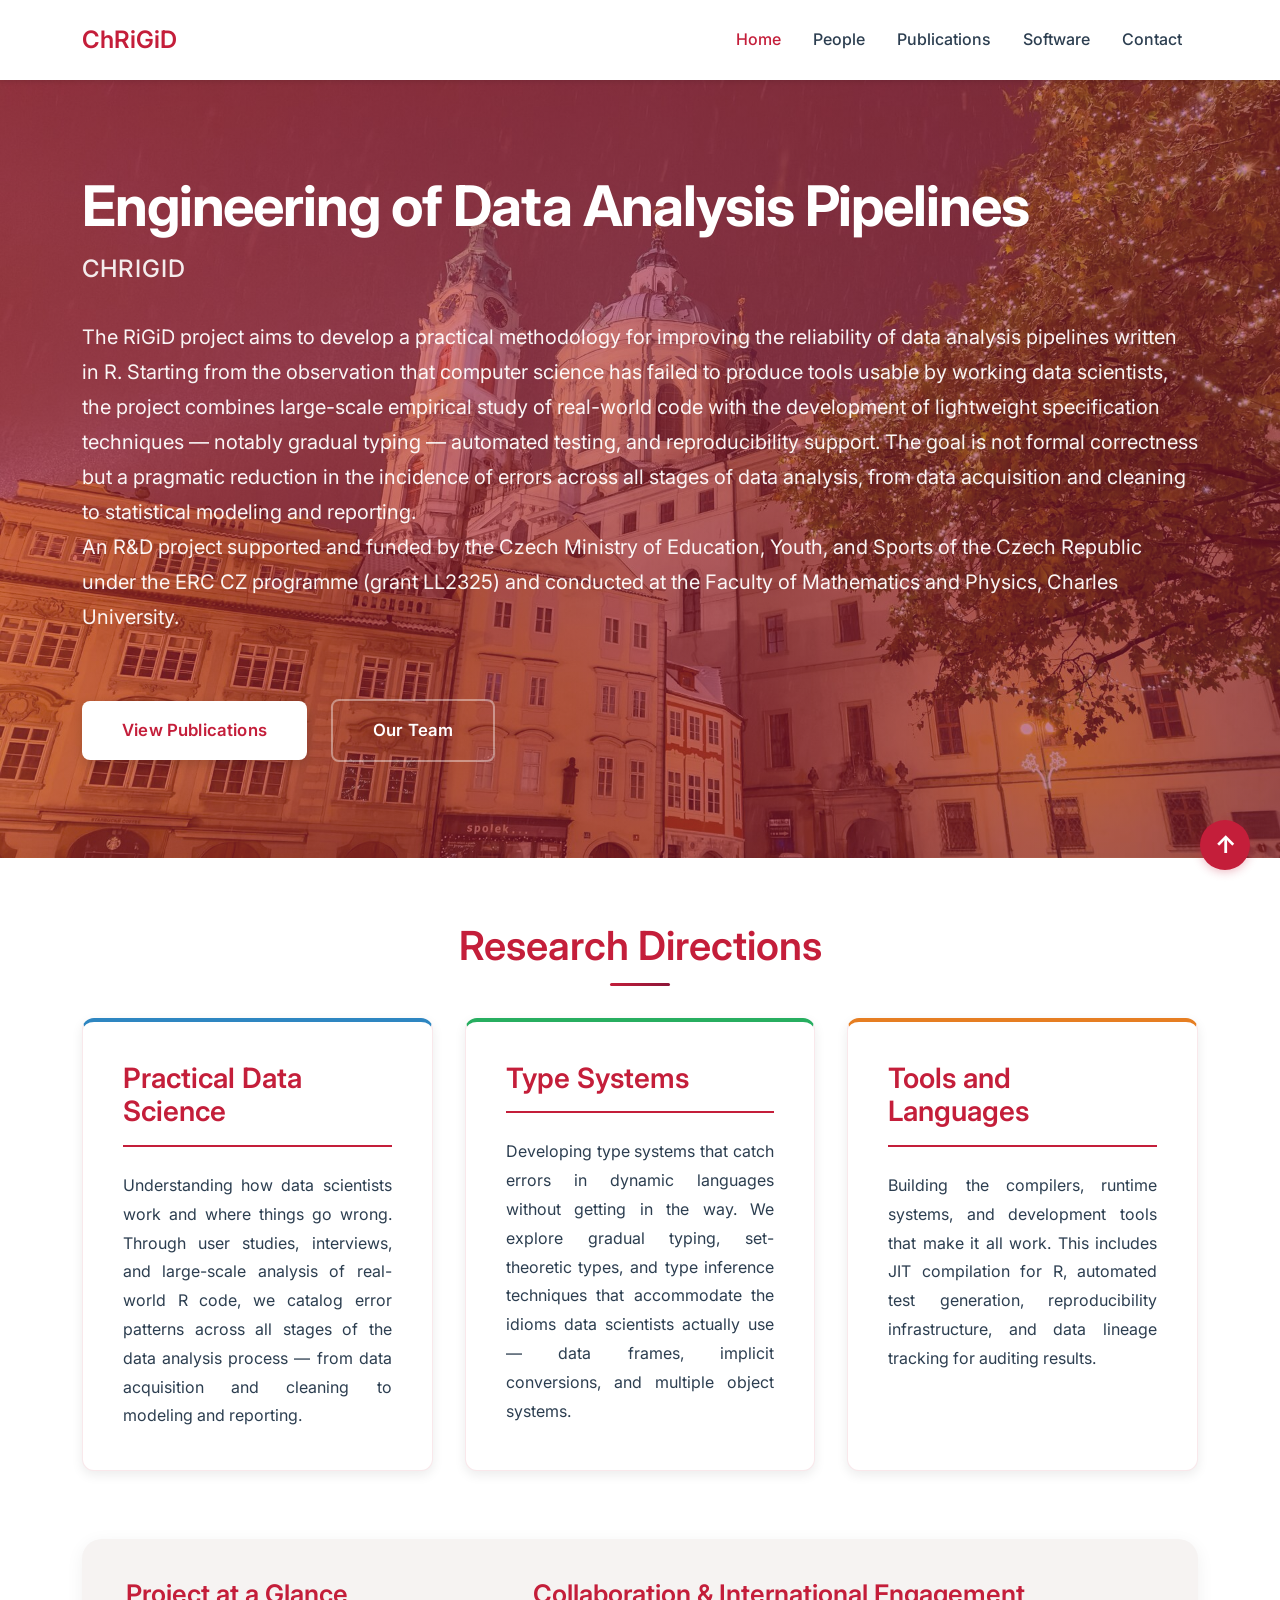
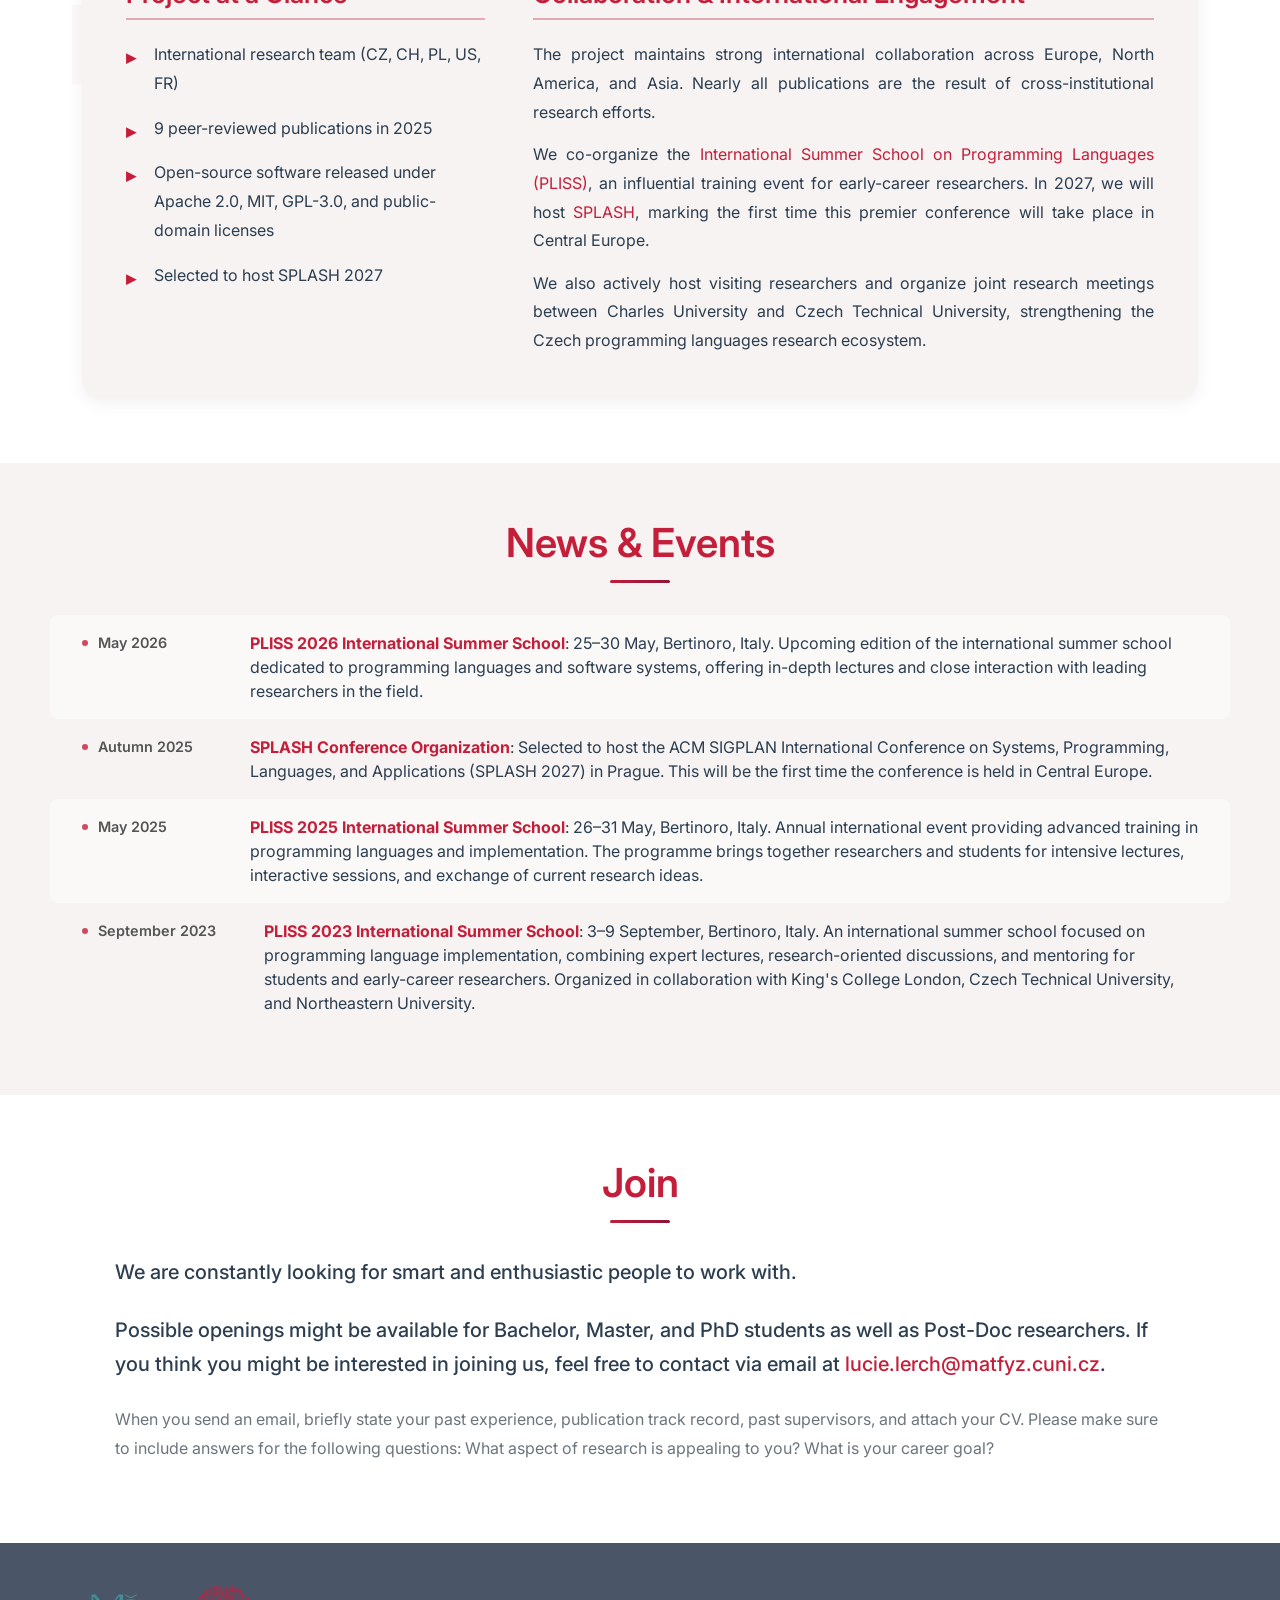
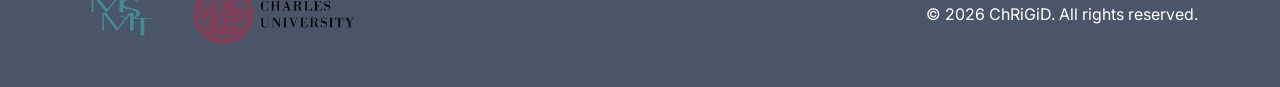
<file: index.html>
<!DOCTYPE html>
<html lang="en">
<head>
    <meta charset="utf-8">
    <meta name="viewport" content="width=device-width, initial-scale=1">
    <title>Engineering of Data Analysis Pipelines</title>
    
    <link href="https://fonts.googleapis.com/css2?family=Inter:wght@300;400;500;600&display=swap" rel="stylesheet">
    <link href="https://cdnjs.cloudflare.com/ajax/libs/bootstrap/5.3.0/css/bootstrap.min.css" rel="stylesheet">
    <link href="styles.css" rel="stylesheet">
</head>

<body>
    <nav class="navbar navbar-expand-lg navbar-light fixed-top">
        <div class="container">
            <a class="navbar-brand" href="index.html">
                <span style="font-weight: 600; color: var(--primary-red); font-size: 1.5rem;">ChRiGiD</span>
            </a>
            
            <button class="navbar-toggler" type="button" data-bs-toggle="collapse" data-bs-target="#navbarNav">
                <span class="navbar-toggler-icon"></span>
            </button>
            
            <div class="collapse navbar-collapse" id="navbarNav">
                <ul class="navbar-nav ms-auto">
                    <li class="nav-item">
                        <a class="nav-link active" href="index.html">Home</a>
                    </li>
                    <li class="nav-item">
                        <a class="nav-link" href="people.html">People</a>
                    </li>
                    <li class="nav-item">
                        <a class="nav-link" href="publications.html">Publications</a>
                    </li>
                    <li class="nav-item">
                        <a class="nav-link" href="software.html">Software</a>
                    </li>
                    <li class="nav-item">
                        <a class="nav-link" href="contact.html">Contact</a>
                    </li>
                </ul>
            </div>
        </div>
    </nav>

    <!-- Hero Section -->
    <section class="hero">
        <div class="container">
            <div class="hero-content">
                <div class="hero-text-wrapper">
                    <h1>Engineering of Data Analysis Pipelines</h1>
                    <p class="hero-subtitle">ChRiGiD</p>
                    <p class="lead">The RiGiD project aims to develop a practical methodology for improving the reliability of data analysis pipelines written in R. Starting from the observation that computer science has failed to produce tools usable by working data scientists, the project combines large-scale empirical study of real-world code with the development of lightweight specification techniques — notably gradual typing — automated testing, and reproducibility support. The goal is not formal correctness but a pragmatic reduction in the incidence of errors across all stages of data analysis, from data acquisition and cleaning to statistical modeling and reporting.</p>
                    <p class="lead">An R&D project supported and funded by the Czech Ministry of Education, Youth, and Sports of the Czech Republic under the ERC CZ programme (grant LL2325) and conducted at the Faculty of Mathematics and Physics, Charles University.</p>
                </div>
                <div class="hero-actions">
                    <a href="publications.html#publications" class="btn-hero btn-primary">View Publications</a>
                    <a href="people.html" class="btn-hero btn-secondary">Our Team</a>
                </div>
            </div>
        </div>
    </section>

    <!-- Research Directions Section -->
    <section class="content-section research-section">
        <div class="container">
            <h2 class="section-header">Research Directions</h2>
            <div class="highlights-grid">
                <div class="highlight-card data-science">
                    <h3>Practical Data Science</h3>
                    <p>Understanding how data scientists work and where things go wrong. Through user studies, interviews, and large-scale analysis of real-world R code, we catalog error patterns across all stages of the data analysis process — from data acquisition and cleaning to modeling and reporting.</p>
                </div>
                <div class="highlight-card type-systems">
                    <h3>Type Systems</h3>
                    <p>Developing type systems that catch errors in dynamic languages without getting in the way. We explore gradual typing, set-theoretic types, and type inference techniques that accommodate the idioms data scientists actually use — data frames, implicit conversions, and multiple object systems.</p>
                </div>
                <div class="highlight-card tools-languages">
                    <h3>Tools and Languages</h3>
                    <p>Building the compilers, runtime systems, and development tools that make it all work. This includes JIT compilation for R, automated test generation, reproducibility infrastructure, and data lineage tracking for auditing results.</p>
                </div>
            </div>
        </div>
    </section>

    <section class="about-section">
        <div class="container">
            <div class="about-summary">
                <div class="about-summary-metrics">
                    <h3>Project at a Glance</h3>
                    <ul class="highlight-list">
                        <li>International research team (CZ, CH, PL, US, FR)</li>
                        <li>9 peer-reviewed publications in 2025</li>
                        <li>Open-source software released under Apache 2.0, MIT, GPL-3.0, and public-domain licenses</li>
                        <li>Selected to host SPLASH 2027</li>
                    </ul>
                </div>

                <div class="about-summary-text">
                    <h3>Collaboration & International Engagement</h3>
                    <p>The project maintains strong international collaboration across Europe, North America, and Asia. Nearly all publications are the result of cross-institutional research efforts.</p>
                    <p>We co-organize the <a href="https://pliss.org" target="_blank">International Summer School on Programming Languages (PLISS)</a>, an influential training event for early-career researchers. In 2027, we will host <a href="https://splashcon.org" target="_blank">SPLASH</a>, marking the first time this premier conference will take place in Central Europe.</p>
                    <p>We also actively host visiting researchers and organize joint research meetings between Charles University and Czech Technical University, strengthening the Czech programming languages research ecosystem.</p>
                </div>
            </div>
        </div>

        <div class="r-pattern">
            <div class="pattern-element">R</div>
            <div class="pattern-element">+</div>
            <div class="pattern-element">%>%</div>
            <div class="pattern-element">R</div>
        </div>
    </section>

    <!-- News Section -->
    <section class="content-section bg-light-beige news-section">
        <div class="container">
            <h2 class="section-header">News & Events</h2>
            
            <div class="news-row-simple">
                <div class="news-date-simple">May 2026</div>
                <div class="news-text-simple"><strong><a href="https://pliss.org/2026/" target="_blank">PLISS 2026 International Summer School</a></strong>: 25–30 May, Bertinoro, Italy. Upcoming edition of the international summer school dedicated to programming languages and software systems, offering in-depth lectures and close interaction with leading researchers in the field.</div>
            </div>

            <div class="news-row-simple">
                <div class="news-date-simple">Autumn 2025</div>
                <div class="news-text-simple"><strong><a href="https://splashcon.org/" target="_blank">SPLASH Conference Organization</a></strong>: Selected to host the ACM SIGPLAN International Conference on Systems, Programming, Languages, and Applications (SPLASH 2027) in Prague. This will be the first time the conference is held in Central Europe.</div>
            </div>

            <div class="news-row-simple">
                <div class="news-date-simple">May 2025</div>
                <div class="news-text-simple"><strong><a href="https://pliss.org/2025/" target="_blank">PLISS 2025 International Summer School</a></strong>: 26–31 May, Bertinoro, Italy. Annual international event providing advanced training in programming languages and implementation. The programme brings together researchers and students for intensive lectures, interactive sessions, and exchange of current research ideas.</div>
            </div>

            <div class="news-row-simple">
                <div class="news-date-simple">September 2023</div>
                <div class="news-text-simple"><strong><a href="https://pliss.org/2023/" target="_blank">PLISS 2023 International Summer School</a></strong>: 3–9 September, Bertinoro, Italy. An international summer school focused on programming language implementation, combining expert lectures, research-oriented discussions, and mentoring for students and early-career researchers. Organized in collaboration with King's College London, Czech Technical University, and Northeastern University.</div>
            </div>
        </div>
    </section>
    
    <!-- Join Section -->
    <section class="content-section join-section">
        <div class="container">
            <h2 class="section-header">Join</h2>
            <div class="join-description">
                <p class="lead-text">We are constantly looking for smart and enthusiastic people to work with.
                    <!--You can find more details regarding interesting project ideas <a href="">here</a>.--></p>
    
                <p class="lead-text">Possible openings might be available for Bachelor, Master, and PhD students as well as Post-Doc researchers. If you think you might be interested in joining us, feel free to contact via email at <a href="mailto:lucie.lerch@matfyz.cuni.cz">lucie.lerch@matfyz.cuni.cz</a>.</p>
                    
                <p>When you send an email, briefly state your past experience, publication track record, past supervisors, and attach your CV.

                Please make sure to include answers for the following questions:
                        
                What aspect of research is appealing to you?
                What is your career goal?</p>
            </div>
        </div>
    </section>

    <footer>
        <div class="container">
            <div class="row align-items-center">
                <div class="col-md-6">
                    <div class="footer-logos">
                        <div class="footer-logo msmt">
                            <a href="">
                                <img src="images/logo/msmt-logo-no-backgroung.png" alt="MŠMT">
                            </a>
                        </div>
                        <div class="footer-logo charles">
                            <a href="">
                                <img src="images/logo/PR-56-version1-uk_uzitna_eng_barevna (1).png" alt="">
                            </a>
                        </div>
                    </div>
                </div>
                <div class="col-md-6 text-md-end">
                    <p class="mb-0">&copy; 2026 ChRiGiD. All rights reserved.</p>
                </div>
            </div>
        </div>
    </footer>

    <button class="back-to-top" onclick="window.scrollTo({top: 0, behavior: 'smooth'})"></button>

    <script src="https://cdnjs.cloudflare.com/ajax/libs/bootstrap/5.3.0/js/bootstrap.bundle.min.js"></script>
</body>
</html>
</file>
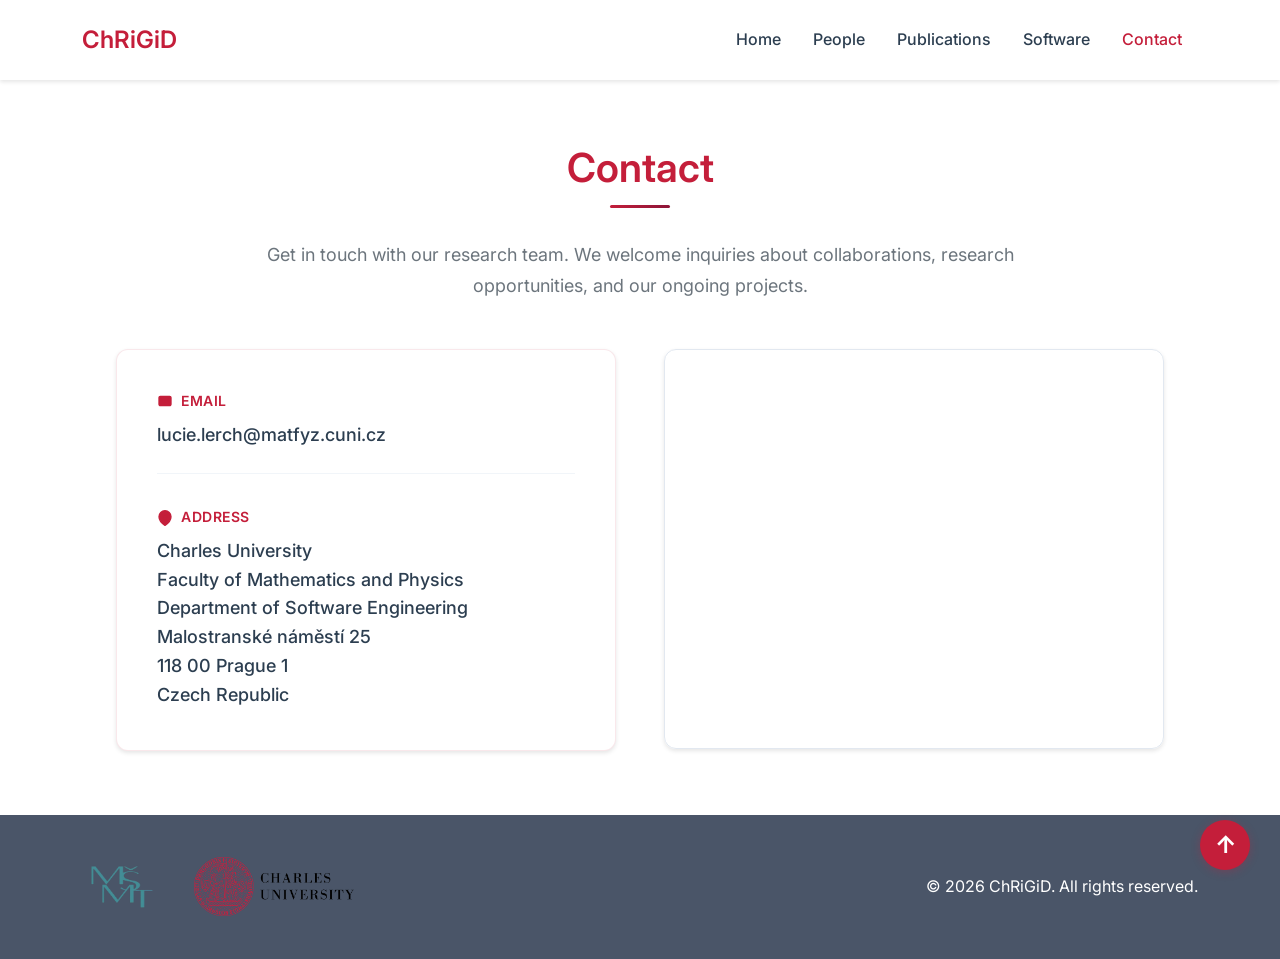
<file: contact.html>
<!DOCTYPE html>
<html lang="en">
<head>
    <meta charset="utf-8">
    <meta name="viewport" content="width=device-width, initial-scale=1">
    <title>Engineering of Data Analysis Pipelines - Contact</title>
    
    <link href="https://fonts.googleapis.com/css2?family=Inter:wght@300;400;500;600&display=swap" rel="stylesheet">
    <link href="https://cdnjs.cloudflare.com/ajax/libs/bootstrap/5.3.0/css/bootstrap.min.css" rel="stylesheet">
    <link href="styles.css" rel="stylesheet">
</head>

<body>
    <nav class="navbar navbar-expand-lg navbar-light fixed-top">
        <div class="container">
            <a class="navbar-brand" href="index.html">
                <span style="font-weight: 600; color: var(--primary-red); font-size: 1.5rem;">ChRiGiD</span>
            </a>
            
            <button class="navbar-toggler" type="button" data-bs-toggle="collapse" data-bs-target="#navbarNav">
                <span class="navbar-toggler-icon"></span>
            </button>
            
            <div class="collapse navbar-collapse" id="navbarNav">
                <ul class="navbar-nav ms-auto">
                    <li class="nav-item">
                        <a class="nav-link" href="index.html">Home</a>
                    </li>
                    <li class="nav-item">
                        <a class="nav-link" href="people.html">People</a>
                    </li>
                    <li class="nav-item">
                        <a class="nav-link" href="publications.html">Publications</a>
                    </li>
                    <li class="nav-item">
                        <a class="nav-link" href="software.html">Software</a>
                    </li>
                    <li class="nav-item">
                        <a class="nav-link active" href="contact.html">Contact</a>
                    </li>
                </ul>
            </div>
        </div>
    </nav>

    <div class="page-content">
        <div class="content-section">
            <div class="container">
                <div class="contact-container">
                    <h2 class="section-header">Contact</h2>
                    
                    <div class="contact-description">
                        <p>Get in touch with our research team. We welcome inquiries about collaborations, research opportunities, and our ongoing projects.</p>
                    </div>
                    
                    <div class="contact-content">
                        <div class="contact-info">
                            <div class="contact-item">
                                <div class="contact-label">
                                    <svg class="contact-icon" viewBox="0 0 24 24" fill="none">
                                        <path d="M3 8L10.89 13.26C11.2187 13.4793 11.6049 13.5963 12 13.5963C12.3951 13.5963 12.7813 13.4793 13.11 13.26L21 8M5 19H19C19.5304 19 20.0391 18.7893 20.4142 18.4142C20.7893 18.0391 21 17.5304 21 17V7C21 6.46957 20.7893 5.96086 20.4142 5.58579C20.0391 5.21071 19.5304 5 19 5H5C4.46957 5 3.96086 5.21071 3.58579 5.58579C3.21071 5.96086 3 6.46957 3 7V17C3 17.5304 3.21071 18.0391 3.58579 18.4142C3.96086 18.7893 4.46957 19 5 19Z" stroke="currentColor" stroke-width="2"/>
                                    </svg>
                                    Email
                                </div>
                                <div class="contact-value">
                                    <a href="mailto:lucie.lerch@matfyz.cuni.cz">lucie.lerch@matfyz.cuni.cz</a>
                                </div>
                            </div>
                            
                            <div class="contact-item">
                                <div class="contact-label">
                                    <svg class="contact-icon" viewBox="0 0 24 24" fill="none">
                                        <path d="M21 10C21 17 12 23 12 23S3 17 3 10C3 7.61305 3.94821 5.32387 5.63604 3.63604C7.32387 1.94821 9.61305 1 12 1C14.3869 1 16.6761 1.94821 18.3639 3.63604C20.0518 5.32387 21 7.61305 21 10Z" stroke="currentColor" stroke-width="2"/>
                                        <circle cx="12" cy="10" r="3" stroke="currentColor" stroke-width="2"/>
                                    </svg>
                                    Address
                                </div>
                                <div class="contact-value">
                                    Charles University<br>
                                    Faculty of Mathematics and Physics<br>
                                    Department of Software Engineering<br>
                                    Malostranské náměstí 25<br>
                                    118 00 Prague 1<br>
                                    Czech Republic
                                </div>
                            </div>
                        </div>
                        
                        <div class="map-container">
                            <iframe
                                src="https://www.google.com/maps/embed?pb=!1m18!1m12!1m3!1d2559.9341750934636!2d14.40387537733145!3d50.08805637151944!2m3!1f0!2f0!3f0!3m2!1i1024!2i768!4f13.1!3m3!1m2!1s0x470b94ed05c9a0b1%3A0x8e1f5b7a5b8d3c2a!2sMalostranské%20nám.%2025%2C%20118%2000%20Malá%20Strana%2C%20Czechia!5e0!3m2!1sen!2s!4v1703789012345!5m2!1sen!2s"
                                allowfullscreen=""
                                loading="lazy">
                            </iframe>
                        </div>
                    </div>
                </div>
            </div>
        </div>
    </div>

    <footer>
        <div class="container">
            <div class="row align-items-center">
                <div class="col-md-6">
                    <div class="footer-logos">
                        <div class="footer-logo msmt">
                            <a href="">
                                <img src="images/logo/msmt-logo-no-backgroung.png" alt="MŠMT">
                            </a>
                        </div>
                        <div class="footer-logo charles">
                            <a href="">
                                <img src="images/logo/PR-56-version1-uk_uzitna_eng_barevna (1).png" alt="">
                            </a>
                        </div>
                    </div>
                </div>
                <div class="col-md-6 text-md-end">
                    <p class="mb-0">&copy; 2026 ChRiGiD. All rights reserved.</p>
                </div>
            </div>
        </div>
    </footer>

    <button class="back-to-top" onclick="window.scrollTo({top: 0, behavior: 'smooth'})"></button>

    <script src="https://cdnjs.cloudflare.com/ajax/libs/bootstrap/5.3.0/js/bootstrap.bundle.min.js"></script>
</body>
</html>
</file>
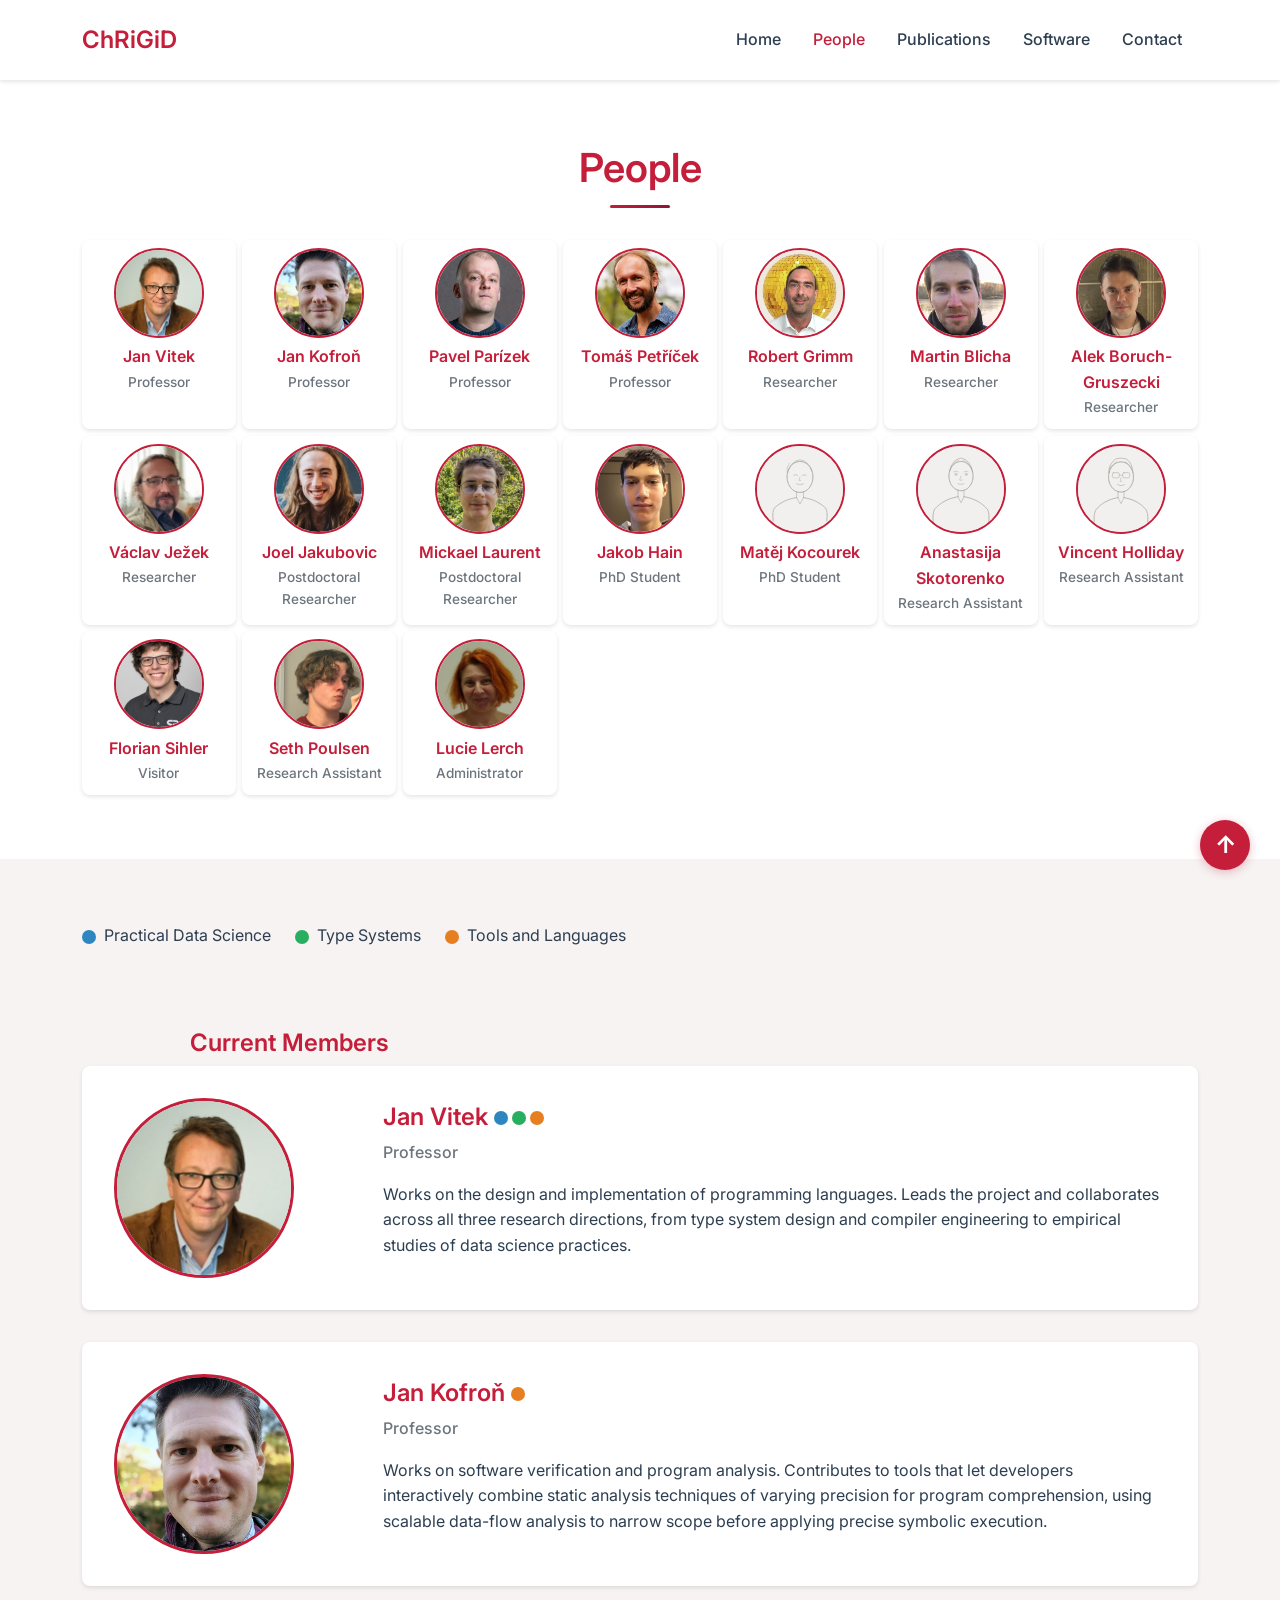
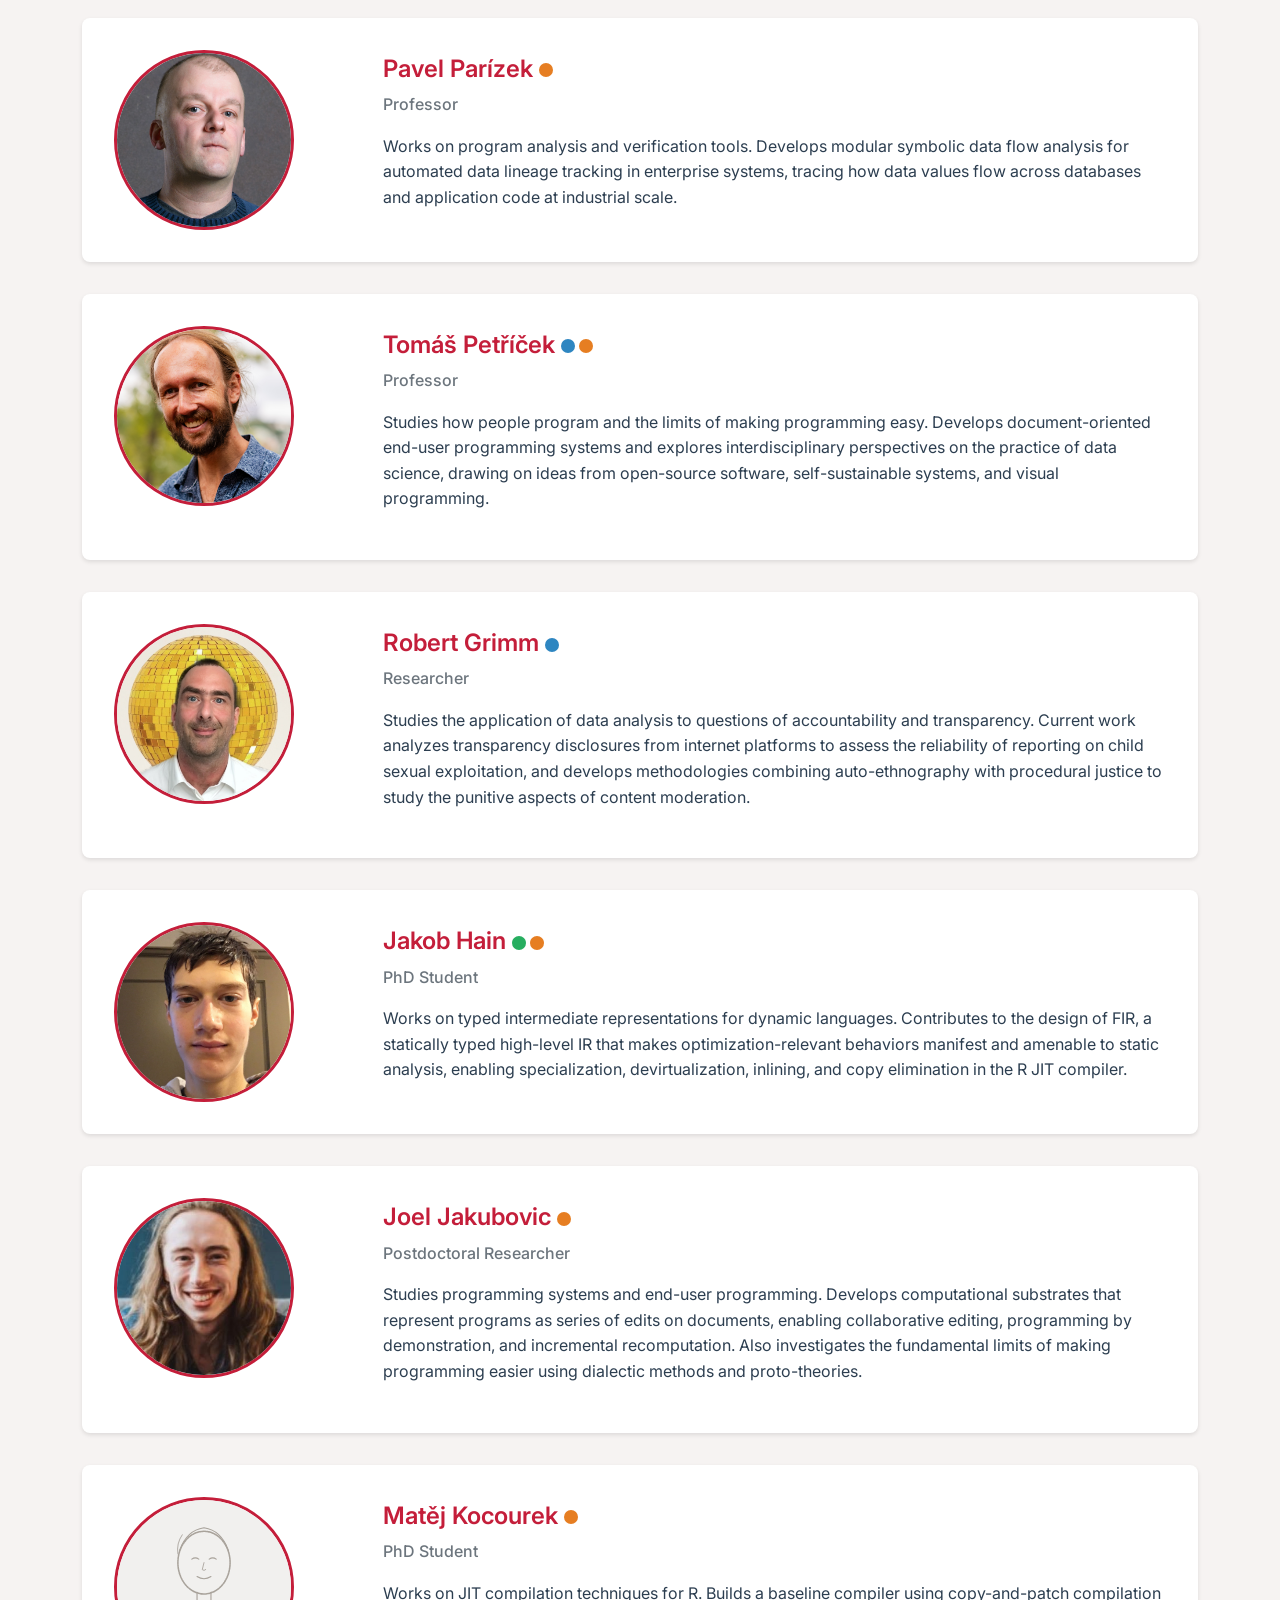
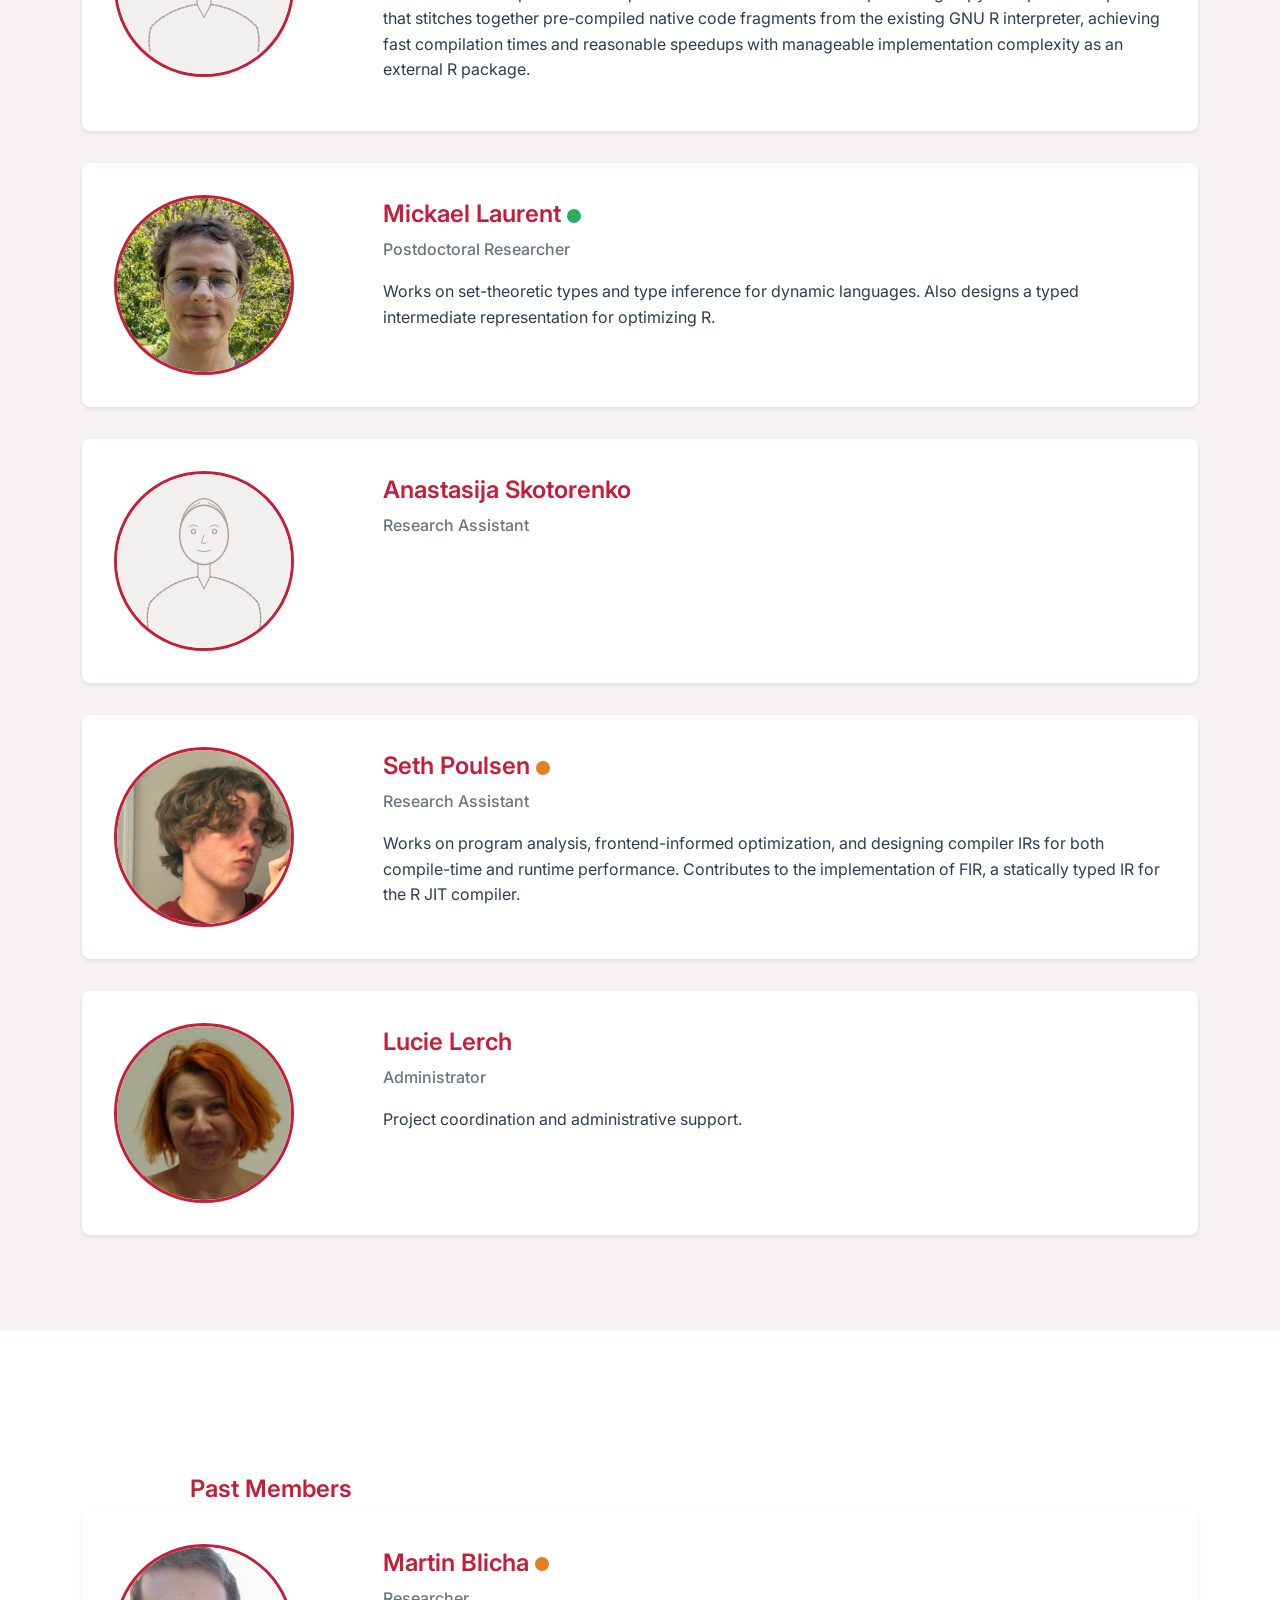
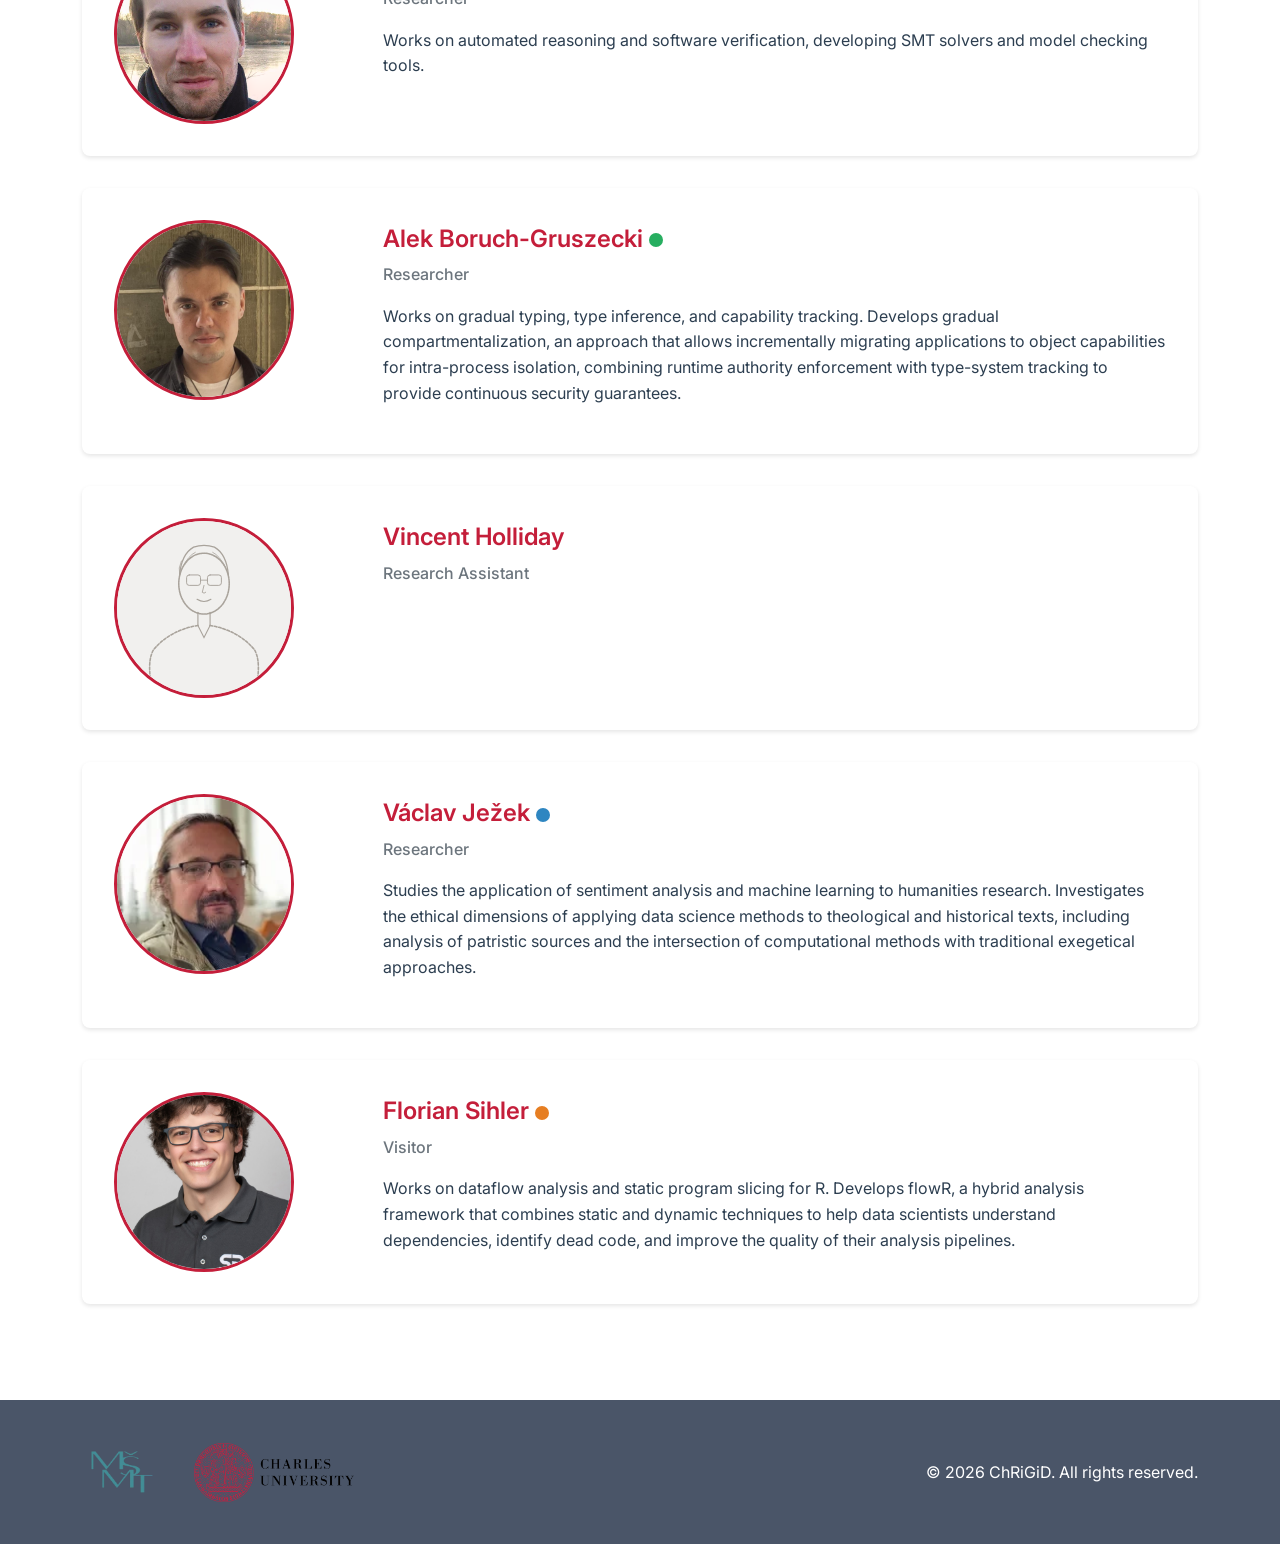
<file: people.html>
<!DOCTYPE html>
<html lang="en">
<head>
    <meta charset="utf-8">
    <meta name="viewport" content="width=device-width, initial-scale=1">
    <title>Engineering of Data Analysis Pipelines - People</title>
    
    <link href="https://fonts.googleapis.com/css2?family=Inter:wght@300;400;500;600&display=swap" rel="stylesheet">
    <link href="https://cdnjs.cloudflare.com/ajax/libs/bootstrap/5.3.0/css/bootstrap.min.css" rel="stylesheet">
    <link href="styles.css" rel="stylesheet">
</head>

<body>
    <nav class="navbar navbar-expand-lg navbar-light fixed-top">
        <div class="container">
            <a class="navbar-brand" href="index.html">
                <span style="font-weight: 600; color: var(--primary-red); font-size: 1.5rem;">ChRiGiD</span>
            </a>
            
            <button class="navbar-toggler" type="button" data-bs-toggle="collapse" data-bs-target="#navbarNav">
                <span class="navbar-toggler-icon"></span>
            </button>
            
            <div class="collapse navbar-collapse" id="navbarNav">
                <ul class="navbar-nav ms-auto">
                    <li class="nav-item">
                        <a class="nav-link" href="index.html">Home</a>
                    </li>
                    <li class="nav-item">
                        <a class="nav-link active" href="people.html">People</a>
                    </li>
                    <li class="nav-item">
                        <a class="nav-link" href="publications.html">Publications</a>
                    </li>
                    <li class="nav-item">
                        <a class="nav-link" href="software.html">Software</a>
                    </li>
                    <li class="nav-item">
                        <a class="nav-link" href="contact.html">Contact</a>
                    </li>
                </ul>
            </div>
        </div>
    </nav>

    <div class="page-content">
        <div class="content-section">
            <div class="container">
                <h2 class="section-header">People</h2>
                
                <div class="people-grid">
                    <!-- Professors -->
                    <a href="#detail-vitek" class="person-card-simple">
                        <div class="person-img-simple">
                            <img src="images/people/jan_vitek.jpg" alt="Jan Vitek">
                        </div>
                        <div class="person-name-simple">Jan Vitek</div>
                        <div class="person-title-simple">Professor</div>
                    </a>

                    <a href="#detail-kofron" class="person-card-simple">
                        <div class="person-img-simple">
                            <img src="images/people/jan_kofron.png" alt="Jan Kofroň">
                        </div>
                        <div class="person-name-simple">Jan Kofroň</div>
                        <div class="person-title-simple">Professor</div>
                    </a>

                    <a href="#detail-parizek" class="person-card-simple">
                        <div class="person-img-simple">
                            <img src="images/people/pavel_parizek.png" alt="Pavel Parízek">
                        </div>
                        <div class="person-name-simple">Pavel Parízek</div>
                        <div class="person-title-simple">Professor</div>
                    </a>

                    <a href="#detail-petricek" class="person-card-simple">
                        <div class="person-img-simple">
                            <img src="images/people/tomas_petricek.png" alt="Tomáš Petříček">
                        </div>
                        <div class="person-name-simple">Tomáš Petříček</div>
                        <div class="person-title-simple">Professor</div>
                    </a>

                    <!-- Researchers -->
                    <a href="#detail-grimm" class="person-card-simple">
                        <div class="person-img-simple">
                            <img src="images/people/robert_grimm.jpg" alt="Robert Grimm">
                        </div>
                        <div class="person-name-simple">Robert Grimm</div>
                        <div class="person-title-simple">Researcher</div>
                    </a>

                    <a href="#detail-blicha" class="person-card-simple">
                        <div class="person-img-simple">
                            <img src="images/people/martin_blicha.png" alt="Martin Blicha">
                        </div>
                        <div class="person-name-simple">Martin Blicha</div>
                        <div class="person-title-simple">Researcher</div>
                    </a>

                    <a href="#detail-boruch-gruszecki" class="person-card-simple">
                        <div class="person-img-simple">
                            <img src="images/people/aleksander_boruch-gruszecki.jpg" alt="Alek Boruch-Gruszecki">
                        </div>
                        <div class="person-name-simple">Alek Boruch-Gruszecki</div>
                        <div class="person-title-simple">Researcher</div>
                    </a>

                    <a href="#detail-jezek" class="person-card-simple">
                        <div class="person-img-simple">
                            <img src="images/people/vaclav_jezek.webp" alt="Václav Ježek">
                        </div>
                        <div class="person-name-simple">Václav Ježek</div>
                        <div class="person-title-simple">Researcher</div>
                    </a>

                    <!-- Postdocs -->
                    <a href="#detail-jakubovic" class="person-card-simple">
                        <div class="person-img-simple">
                            <img src="images/people/joel_jakubovic.png" alt="Joel Jakubovic">
                        </div>
                        <div class="person-name-simple">Joel Jakubovic</div>
                        <div class="person-title-simple">Postdoctoral Researcher</div>
                    </a>

                    <a href="#detail-laurent" class="person-card-simple">
                        <div class="person-img-simple">
                            <img src="images/people/mickael_laurent.jpg" alt="Mickael Laurent">
                        </div>
                        <div class="person-name-simple">Mickael Laurent</div>
                        <div class="person-title-simple">Postdoctoral Researcher</div>
                    </a>

                    <!-- PhD Students -->
                    <a href="#detail-hain" class="person-card-simple">
                        <div class="person-img-simple">
                            <img src="images/people/jakob_hain.jpg" alt="Jakob Hain">
                        </div>
                        <div class="person-name-simple">Jakob Hain</div>
                        <div class="person-title-simple">PhD Student</div>
                    </a>

                    <a href="#detail-kocourek" class="person-card-simple">
                        <div class="person-img-simple">
                            <img src="images/people/placeholder_1.svg" alt="Matěj Kocourek">
                        </div>
                        <div class="person-name-simple">Matěj Kocourek</div>
                        <div class="person-title-simple">PhD Student</div>
                    </a>

                    <!-- Research Assistants / Other -->
                    <a href="#detail-skotorenko" class="person-card-simple">
                        <div class="person-img-simple">
                            <img src="images/people/placeholder_2.svg" alt="Anastasija Skotorenko">
                        </div>
                        <div class="person-name-simple">Anastasija Skotorenko</div>
                        <div class="person-title-simple">Research Assistant</div>
                    </a>

                    <a href="#detail-holliday" class="person-card-simple">
                        <div class="person-img-simple">
                            <img src="images/people/placeholder_3.svg" alt="Vincent Holliday">
                        </div>
                        <div class="person-name-simple">Vincent Holliday</div>
                        <div class="person-title-simple">Research Assistant</div>
                    </a>

                    <a href="#detail-sihler" class="person-card-simple">
                        <div class="person-img-simple">
                            <img src="images/people/florian_sihler.jpg" alt="Florian Sihler">
                        </div>
                        <div class="person-name-simple">Florian Sihler</div>
                        <div class="person-title-simple">Visitor</div>
                    </a>

                    <a href="#detail-poulsen" class="person-card-simple">
                        <div class="person-img-simple">
                            <img src="images/people/seth_poulsen.jpg" alt="Seth Poulsen">
                        </div>
                        <div class="person-name-simple">Seth Poulsen</div>
                        <div class="person-title-simple">Research Assistant</div>
                    </a>

                    <a href="#detail-lerch" class="person-card-simple">
                        <div class="person-img-simple">
                            <img src="images/people/lucie_lerch.jpg" alt="Lucie Lerch">
                        </div>
                        <div class="person-name-simple">Lucie Lerch</div>
                        <div class="person-title-simple">Administrator</div>
                    </a>
                </div>

            </div>
        </div>

        <div class="content-section bg-light-beige">
            <div class="container">

                <div class="research-legend" style="margin-bottom: 1.5rem; display: flex; gap: 1.5rem; flex-wrap: wrap;">
                    <span><span class="research-dot data-science"></span> Practical Data Science</span>
                    <span><span class="research-dot type-systems"></span> Type Systems</span>
                    <span><span class="research-dot tools-languages"></span> Tools and Languages</span>
                </div>

                <h3 class="people-section-header">Current Members</h3>

                <div class="person-card" id="detail-vitek">
                    <div class="row">
                        <div class="col-md-3 text-center">
                            <div class="person-img">
                                <img src="images/people/jan_vitek.jpg" alt="Jan Vitek">
                            </div>
                        </div>
                        <div class="col-md-9">
                            <div class="person-name"><a href="https://janvitek.org/" target="_blank">Jan Vitek</a> <span class="research-dot data-science"></span><span class="research-dot type-systems"></span><span class="research-dot tools-languages"></span></div>
                            <div class="person-title">Professor</div>
                            <div class="person-bio">
                                <p>Works on the design and implementation of programming languages. Leads the project and collaborates across all three research directions, from type system design and compiler engineering to empirical studies of data science practices.</p>
                            </div>
                        </div>
                    </div>
                </div>

                <div class="person-card" id="detail-kofron">
                    <div class="row">
                        <div class="col-md-3 text-center">
                            <div class="person-img">
                                <img src="images/people/jan_kofron.png" alt="Jan Kofroň">
                            </div>
                        </div>
                        <div class="col-md-9">
                            <div class="person-name"><a href="https://d3s.mff.cuni.cz/people/jankofron/" target="_blank">Jan Kofroň</a> <span class="research-dot tools-languages"></span></div>
                            <div class="person-title">Professor</div>
                            <div class="person-bio">
                                <p>Works on software verification and program analysis. Contributes to tools that let developers interactively combine static analysis techniques of varying precision for program comprehension, using scalable data-flow analysis to narrow scope before applying precise symbolic execution.</p>
                            </div>
                        </div>
                    </div>
                </div>

                <div class="person-card" id="detail-parizek">
                    <div class="row">
                        <div class="col-md-3 text-center">
                            <div class="person-img">
                                <img src="images/people/pavel_parizek.png" alt="Pavel Parízek">
                            </div>
                        </div>
                        <div class="col-md-9">
                            <div class="person-name"><a href="https://d3s.mff.cuni.cz/people/pavelparizek/" target="_blank">Pavel Parízek</a> <span class="research-dot tools-languages"></span></div>
                            <div class="person-title">Professor</div>
                            <div class="person-bio">
                                <p>Works on program analysis and verification tools. Develops modular symbolic data flow analysis for automated data lineage tracking in enterprise systems, tracing how data values flow across databases and application code at industrial scale.</p>
                            </div>
                        </div>
                    </div>
                </div>

                <div class="person-card" id="detail-petricek">
                    <div class="row">
                        <div class="col-md-3 text-center">
                            <div class="person-img">
                                <img src="images/people/tomas_petricek.png" alt="Tomáš Petříček">
                            </div>
                        </div>
                        <div class="col-md-9">
                            <div class="person-name"><a href="https://tomasp.net/" target="_blank">Tomáš Petříček</a> <span class="research-dot data-science"></span><span class="research-dot tools-languages"></span></div>
                            <div class="person-title">Professor</div>
                            <div class="person-bio">
                                <p>Studies how people program and the limits of making programming easy. Develops document-oriented end-user programming systems and explores interdisciplinary perspectives on the practice of data science, drawing on ideas from open-source software, self-sustainable systems, and visual programming.</p>
                            </div>
                        </div>
                    </div>
                </div>

                <div class="person-card" id="detail-grimm">
                    <div class="row">
                        <div class="col-md-3 text-center">
                            <div class="person-img">
                                <img src="images/people/robert_grimm.jpg" alt="Robert Grimm">
                            </div>
                        </div>
                        <div class="col-md-9">
                            <div class="person-name"><a href="https://apparebit.com/about/robert-grimm" target="_blank">Robert Grimm</a> <span class="research-dot data-science"></span></div>
                            <div class="person-title">Researcher</div>
                            <div class="person-bio">
                                <p>Studies the application of data analysis to questions of accountability and transparency. Current work analyzes transparency disclosures from internet platforms to assess the reliability of reporting on child sexual exploitation, and develops methodologies combining auto-ethnography with procedural justice to study the punitive aspects of content moderation.</p>
                            </div>
                        </div>
                    </div>
                </div>

                <div class="person-card" id="detail-hain">
                    <div class="row">
                        <div class="col-md-3 text-center">
                            <div class="person-img">
                                <img src="images/people/jakob_hain.jpg" alt="Jakob Hain">
                            </div>
                        </div>
                        <div class="col-md-9">
                            <div class="person-name"><a href="https://jakobeha.github.io/" target="_blank">Jakob Hain</a> <span class="research-dot type-systems"></span><span class="research-dot tools-languages"></span></div>
                            <div class="person-title">PhD Student</div>
                            <div class="person-bio">
                                <p>Works on typed intermediate representations for dynamic languages. Contributes to the design of FIR, a statically typed high-level IR that makes optimization-relevant behaviors manifest and amenable to static analysis, enabling specialization, devirtualization, inlining, and copy elimination in the R JIT compiler.</p>
                            </div>
                        </div>
                    </div>
                </div>

                <div class="person-card" id="detail-jakubovic">
                    <div class="row">
                        <div class="col-md-3 text-center">
                            <div class="person-img">
                                <img src="images/people/joel_jakubovic.png" alt="Joel Jakubovic">
                            </div>
                        </div>
                        <div class="col-md-9">
                            <div class="person-name"><a href="https://d3s.mff.cuni.cz/people/joeljakubovic/" target="_blank">Joel Jakubovic</a> <span class="research-dot tools-languages"></span></div>
                            <div class="person-title">Postdoctoral Researcher</div>
                            <div class="person-bio">
                                <p>Studies programming systems and end-user programming. Develops computational substrates that represent programs as series of edits on documents, enabling collaborative editing, programming by demonstration, and incremental recomputation. Also investigates the fundamental limits of making programming easier using dialectic methods and proto-theories.</p>
                            </div>
                        </div>
                    </div>
                </div>

                <div class="person-card" id="detail-kocourek">
                    <div class="row">
                        <div class="col-md-3 text-center">
                            <div class="person-img">
                                <img src="images/people/placeholder_1.svg" alt="Matěj Kocourek">
                            </div>
                        </div>
                        <div class="col-md-9">
                            <div class="person-name">Matěj Kocourek <span class="research-dot tools-languages"></span></div>
                            <div class="person-title">PhD Student</div>
                            <div class="person-bio">
                                <p>Works on JIT compilation techniques for R. Builds a baseline compiler using copy-and-patch compilation that stitches together pre-compiled native code fragments from the existing GNU R interpreter, achieving fast compilation times and reasonable speedups with manageable implementation complexity as an external R package.</p>
                            </div>
                        </div>
                    </div>
                </div>

                <div class="person-card" id="detail-laurent">
                    <div class="row">
                        <div class="col-md-3 text-center">
                            <div class="person-img">
                                <img src="images/people/mickael_laurent.jpg" alt="Mickael Laurent">
                            </div>
                        </div>
                        <div class="col-md-9">
                            <div class="person-name"><a href="https://mlaurent.ovh/" target="_blank">Mickael Laurent</a> <span class="research-dot type-systems"></span></div>
                            <div class="person-title">Postdoctoral Researcher</div>
                            <div class="person-bio">
                                <p>Works on set-theoretic types and type inference for dynamic languages. Also designs a typed intermediate representation for optimizing R.</p>
                            </div>
                        </div>
                    </div>
                </div>

                <div class="person-card" id="detail-skotorenko">
                    <div class="row">
                        <div class="col-md-3 text-center">
                            <div class="person-img">
                                <img src="images/people/placeholder_2.svg" alt="Anastasija Skotorenko">
                            </div>
                        </div>
                        <div class="col-md-9">
                            <div class="person-name">Anastasija Skotorenko</div>
                            <div class="person-title">Research Assistant</div>
                        </div>
                    </div>
                </div>

                <div class="person-card" id="detail-poulsen">
                    <div class="row">
                        <div class="col-md-3 text-center">
                            <div class="person-img">
                                <img src="images/people/seth_poulsen.jpg" alt="Seth Poulsen">
                            </div>
                        </div>
                        <div class="col-md-9">
                            <div class="person-name"><a href="https://sandwichman.dev/" target="_blank">Seth Poulsen</a> <span class="research-dot tools-languages"></span></div>
                            <div class="person-title">Research Assistant</div>
                            <div class="person-bio">
                                <p>Works on program analysis, frontend-informed optimization, and designing compiler IRs for both compile-time and runtime performance. Contributes to the implementation of FIR, a statically typed IR for the R JIT compiler.</p>
                            </div>
                        </div>
                    </div>
                </div>

                <div class="person-card" id="detail-lerch">
                    <div class="row">
                        <div class="col-md-3 text-center">
                            <div class="person-img">
                                <img src="images/people/lucie_lerch.jpg" alt="Lucie Lerch">
                            </div>
                        </div>
                        <div class="col-md-9">
                            <div class="person-name">Lucie Lerch</div>
                            <div class="person-title">Administrator</div>
                            <div class="person-bio">
                                <p>Project coordination and administrative support.</p>
                            </div>
                        </div>
                    </div>
                </div>

            </div>
        </div>

        <div class="content-section">
            <div class="container">
                <h3 class="people-section-header">Past Members</h3>

                <div class="person-card" id="detail-blicha">
                    <div class="row">
                        <div class="col-md-3 text-center">
                            <div class="person-img">
                                <img src="images/people/martin_blicha.png" alt="Martin Blicha">
                            </div>
                        </div>
                        <div class="col-md-9">
                            <div class="person-name"><a href="https://d3s.mff.cuni.cz/people/martinblicha/" target="_blank">Martin Blicha</a> <span class="research-dot tools-languages"></span></div>
                            <div class="person-title">Researcher</div>
                            <div class="person-bio">
                                <p>Works on automated reasoning and software verification, developing SMT solvers and model checking tools.</p>
                            </div>
                        </div>
                    </div>
                </div>

                <div class="person-card" id="detail-boruch-gruszecki">
                    <div class="row">
                        <div class="col-md-3 text-center">
                            <div class="person-img">
                                <img src="images/people/aleksander_boruch-gruszecki.jpg" alt="Alek Boruch-Gruszecki">
                            </div>
                        </div>
                        <div class="col-md-9">
                            <div class="person-name"><a href="https://abgru.me/" target="_blank">Alek Boruch-Gruszecki</a> <span class="research-dot type-systems"></span></div>
                            <div class="person-title">Researcher</div>
                            <div class="person-bio">
                                <p>Works on gradual typing, type inference, and capability tracking. Develops gradual compartmentalization, an approach that allows incrementally migrating applications to object capabilities for intra-process isolation, combining runtime authority enforcement with type-system tracking to provide continuous security guarantees.</p>
                            </div>
                        </div>
                    </div>
                </div>

                <div class="person-card" id="detail-holliday">
                    <div class="row">
                        <div class="col-md-3 text-center">
                            <div class="person-img">
                                <img src="images/people/placeholder_3.svg" alt="Vincent Holliday">
                            </div>
                        </div>
                        <div class="col-md-9">
                            <div class="person-name">Vincent Holliday</div>
                            <div class="person-title">Research Assistant</div>
                        </div>
                    </div>
                </div>

                <div class="person-card" id="detail-jezek">
                    <div class="row">
                        <div class="col-md-3 text-center">
                            <div class="person-img">
                                <img src="images/people/vaclav_jezek.webp" alt="Václav Ježek">
                            </div>
                        </div>
                        <div class="col-md-9">
                            <div class="person-name">Václav Ježek <span class="research-dot data-science"></span></div>
                            <div class="person-title">Researcher</div>
                            <div class="person-bio">
                                <p>Studies the application of sentiment analysis and machine learning to humanities research. Investigates the ethical dimensions of applying data science methods to theological and historical texts, including analysis of patristic sources and the intersection of computational methods with traditional exegetical approaches.</p>
                            </div>
                        </div>
                    </div>
                </div>

                <div class="person-card" id="detail-sihler">
                    <div class="row">
                        <div class="col-md-3 text-center">
                            <div class="person-img">
                                <img src="images/people/florian_sihler.jpg" alt="Florian Sihler">
                            </div>
                        </div>
                        <div class="col-md-9">
                            <div class="person-name"><a href="https://eagleoutice.github.io/portfolio/" target="_blank">Florian Sihler</a> <span class="research-dot tools-languages"></span></div>
                            <div class="person-title">Visitor</div>
                            <div class="person-bio">
                                <p>Works on dataflow analysis and static program slicing for R. Develops flowR, a hybrid analysis framework that combines static and dynamic techniques to help data scientists understand dependencies, identify dead code, and improve the quality of their analysis pipelines.</p>
                            </div>
                        </div>
                    </div>
                </div>
            </div>
        </div>

    </div>

    <footer>
        <div class="container">
            <div class="row align-items-center">
                <div class="col-md-6">
                    <div class="footer-logos">
                        <div class="footer-logo msmt">
                            <a href="">
                                <img src="images/logo/msmt-logo-no-backgroung.png" alt="MŠMT">
                            </a>
                        </div>
                        <div class="footer-logo charles">
                            <a href="">
                                <img src="images/logo/PR-56-version1-uk_uzitna_eng_barevna (1).png" alt="">
                            </a>
                        </div>
                    </div>
                </div>
                <div class="col-md-6 text-md-end">
                    <p class="mb-0">&copy; 2026 ChRiGiD. All rights reserved.</p>
                </div>
            </div>
        </div>
    </footer>

    <button class="back-to-top" onclick="window.scrollTo({top: 0, behavior: 'smooth'})"></button>

    <script src="https://cdnjs.cloudflare.com/ajax/libs/bootstrap/5.3.0/js/bootstrap.bundle.min.js"></script>
</body>
</html>
</file>
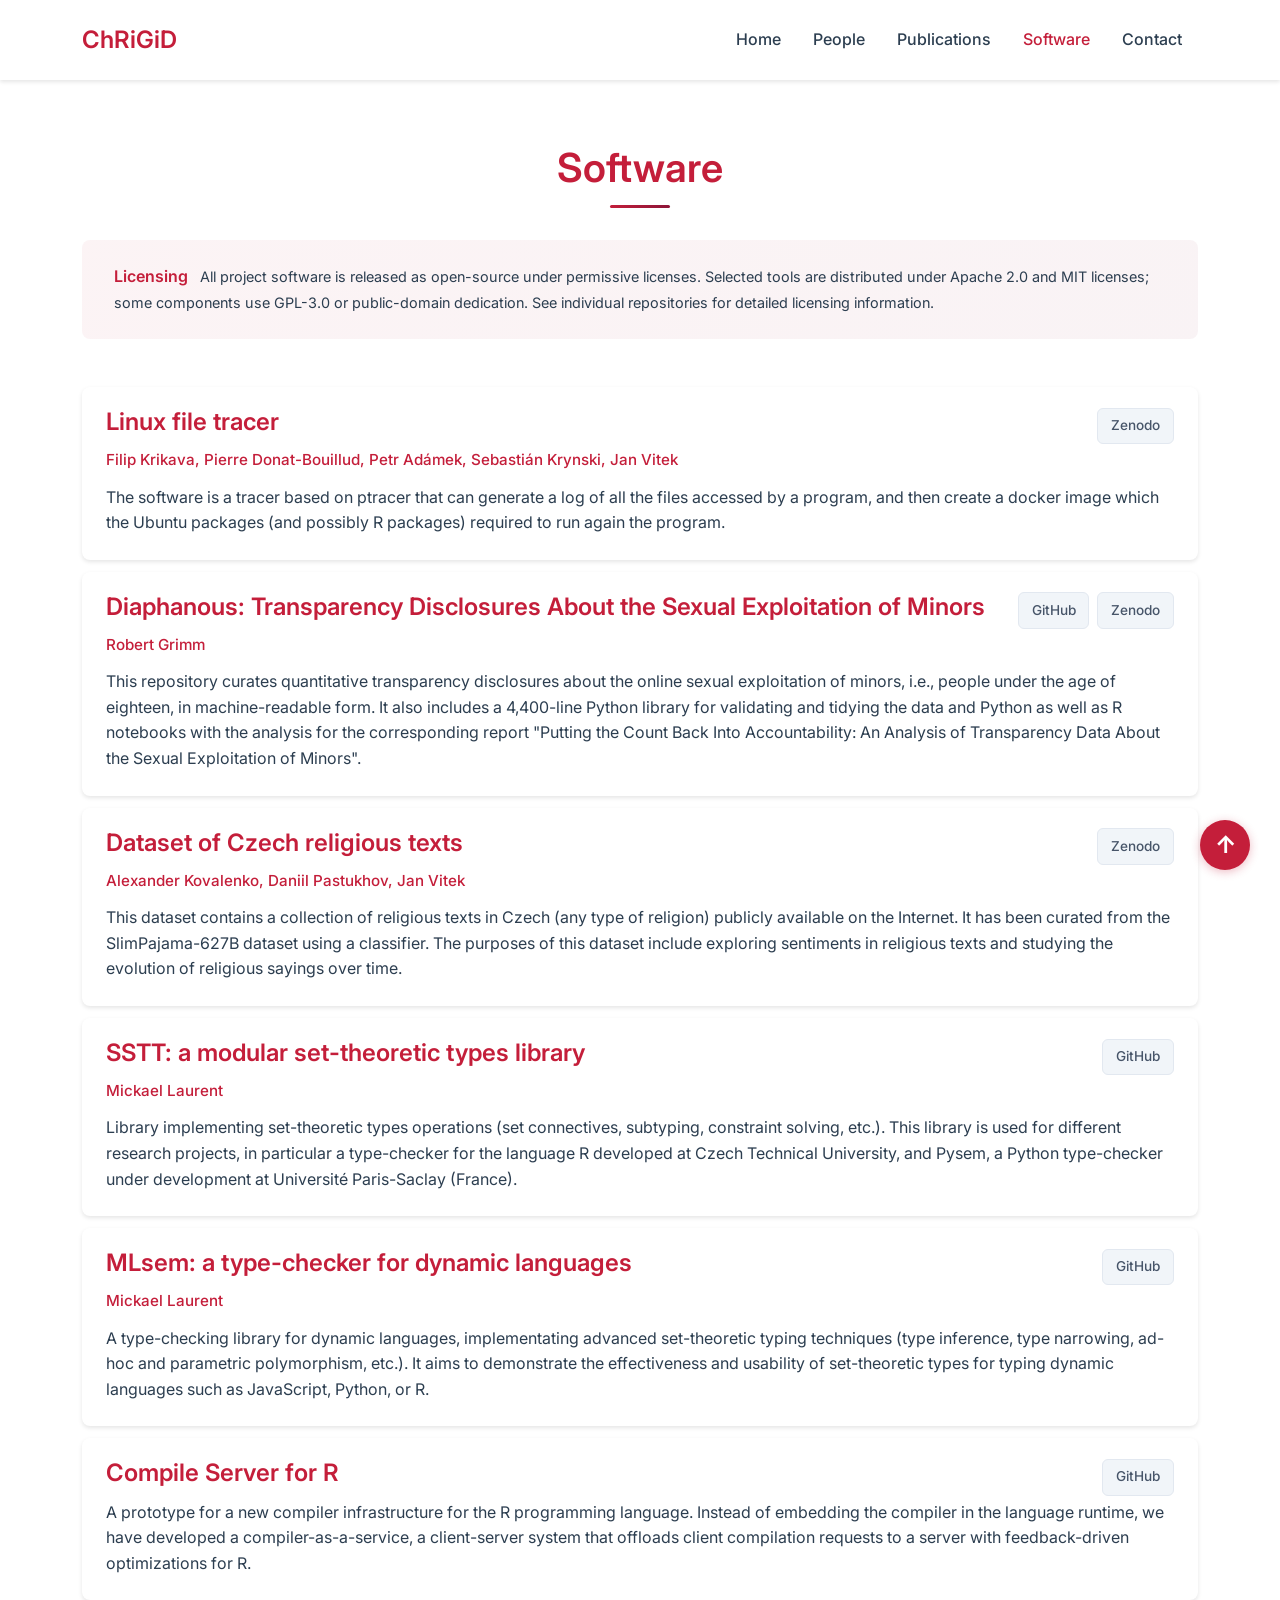
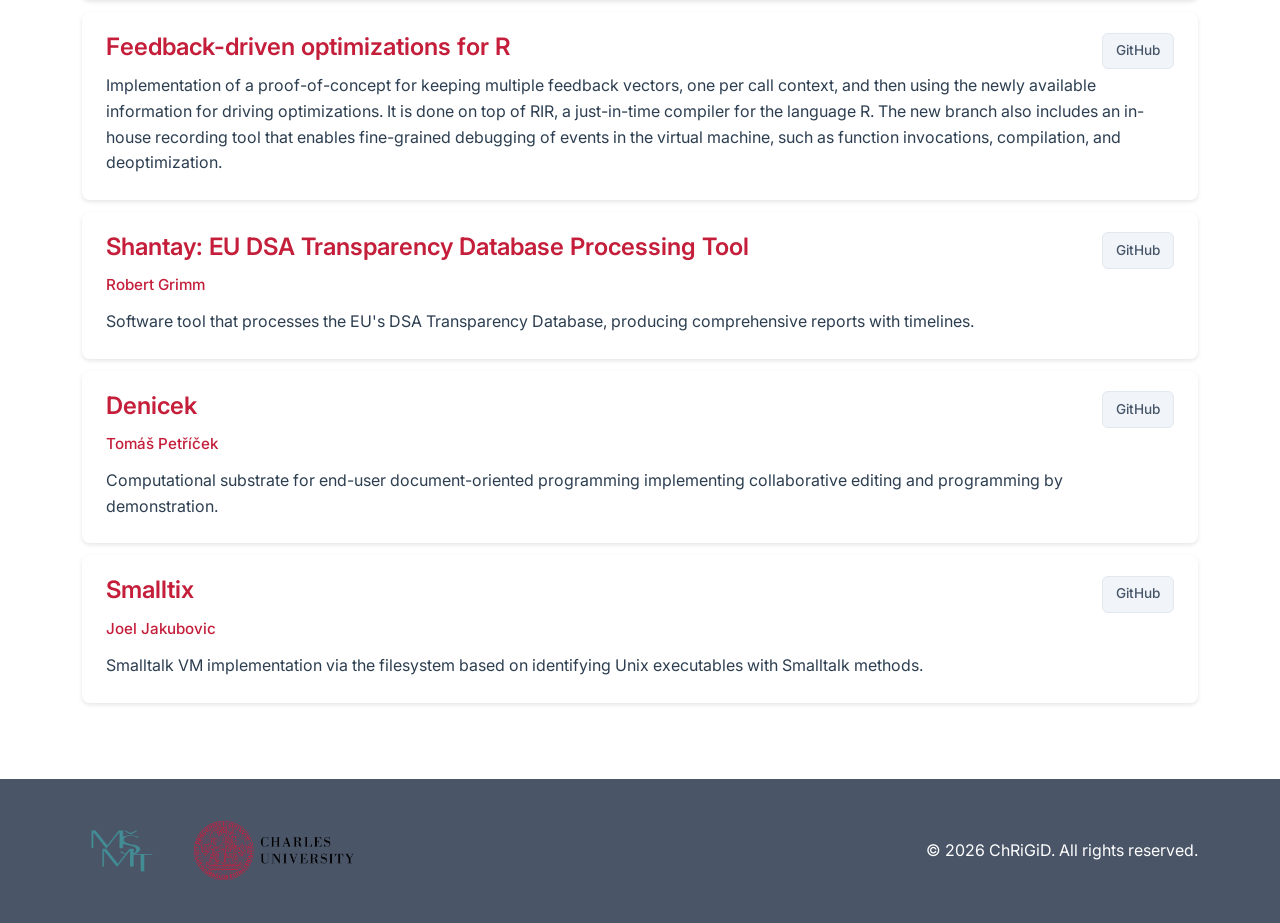
<file: software.html>
<!DOCTYPE html>
<html lang="en">
<head>
    <meta charset="utf-8">
    <meta name="viewport" content="width=device-width, initial-scale=1">
    <title>Engineering of Data Analysis Pipelines - Software</title>
    
    <link href="https://fonts.googleapis.com/css2?family=Inter:wght@300;400;500;600&display=swap" rel="stylesheet">
    <link href="https://cdnjs.cloudflare.com/ajax/libs/bootstrap/5.3.0/css/bootstrap.min.css" rel="stylesheet">
    <link href="styles.css" rel="stylesheet">
</head>

<body>
    <nav class="navbar navbar-expand-lg navbar-light fixed-top">
        <div class="container">
            <a class="navbar-brand" href="index.html">
                <span style="font-weight: 600; color: var(--primary-red); font-size: 1.5rem;">ChRiGiD</span>
            </a>
            
            <button class="navbar-toggler" type="button" data-bs-toggle="collapse" data-bs-target="#navbarNav">
                <span class="navbar-toggler-icon"></span>
            </button>
            
            <div class="collapse navbar-collapse" id="navbarNav">
                <ul class="navbar-nav ms-auto">
                    <li class="nav-item">
                        <a class="nav-link" href="index.html">Home</a>
                    </li>
                    <li class="nav-item">
                        <a class="nav-link" href="people.html">People</a>
                    </li>
                    <li class="nav-item">
                        <a class="nav-link" href="publications.html">Publications</a>
                    </li>
                    <li class="nav-item">
                        <a class="nav-link active" href="software.html">Software</a>
                    </li>
                    <li class="nav-item">
                        <a class="nav-link" href="contact.html">Contact</a>
                    </li>
                </ul>
            </div>
        </div>
    </nav>

    <div class="page-content">
        <div class="content-section">
            <div class="container">
                <h2 class="section-header">Software</h2>

                <div class="license-box">
                    <h3>Licensing</h3>
                    <p>All project software is released as open-source under permissive licenses. Selected tools are distributed under Apache 2.0 and MIT licenses; some components use GPL-3.0 or public-domain dedication. See individual repositories for detailed licensing information.</p>
                </div>

                <div class="software-grid">
                    <div class="software-card-wrapper">
                        <div class="software-card">
                            <div class="software-header">
                                <div class="software-title">Linux file tracer</div>
                                <div class="software-buttons">
                                    <a href="https://zenodo.org/records/14560174" target="_blank" class="softw-link">Zenodo</a>
                                </div>
                            </div>
                            <div class="software-authors">Filip Krikava, Pierre Donat-Bouillud, Petr Adámek, Sebastián Krynski, Jan Vitek</div>
                            <p>The software is a tracer based on ptracer that can generate a log of all the files accessed by a program, and then create a docker image which the Ubuntu packages (and possibly R packages) required to run again the program.</p>
                        </div>
                    </div>
                    <div class="software-card-wrapper">
                        <div class="software-card">
                            <div class="software-header">
                                <div class="software-title">Diaphanous: Transparency Disclosures About the Sexual Exploitation of Minors</div>
                                <div class="software-buttons">
                                    <a href="https://github.com/apparebit/diaphanous/tree/v0.4" target="_blank" class="softw-link">GitHub</a>
                                    <a href="https://zenodo.org/records/14417131" target="_blank" class="softw-link">Zenodo</a>
                                </div>
                            </div>
                            <div class="software-authors">Robert Grimm</div>
                            <p>This repository curates quantitative transparency disclosures about the online sexual exploitation of minors, i.e., people under the age of eighteen, in machine-readable form. It also includes a 4,400-line Python library for validating and tidying the data and Python as well as R notebooks with the analysis for the corresponding report "Putting the Count Back Into Accountability: An Analysis of Transparency Data About the Sexual Exploitation of Minors".</p>
                        </div>
                    </div>
                    <div class="software-card-wrapper">
                        <div class="software-card">
                            <div class="software-header">
                                <div class="software-title">Dataset of Czech religious texts</div>
                                <div class="software-buttons">
                                    <a href="https://zenodo.org/records/14651721" target="_blank" class="softw-link">Zenodo</a>
                                </div>
                            </div>
                            <div class="software-authors">Alexander Kovalenko, Daniil Pastukhov, Jan Vitek</div>
                            <p>This dataset contains a collection of religious texts in Czech (any type of religion) publicly available on the Internet. It has been curated from the SlimPajama-627B dataset using a classifier. The purposes of this dataset include exploring sentiments in religious texts and studying the evolution of religious sayings over time.</p>
                        </div>
                    </div>
                    <div class="software-card-wrapper">
                        <div class="software-card">
                            <div class="software-header">
                                <div class="software-title">SSTT: a modular set-theoretic types library</div>
                                <div class="software-buttons">
                                    <a href="https://github.com/E-Sh4rk/sstt" target="_blank" class="softw-link">GitHub</a>
                                </div>
                            </div>
                            <div class="software-authors">Mickael Laurent</div>
                            <p>Library implementing set-theoretic types operations (set connectives, subtyping, constraint solving, etc.). This library is used for different research projects,
                                in particular a type-checker for the language R developed at Czech Technical University, and Pysem, a Python type-checker under development at Université Paris-Saclay (France).
                            </p>
                        </div>
                    </div>
                    <div class="software-card-wrapper">
                        <div class="software-card">
                            <div class="software-header">
                                <div class="software-title">MLsem: a type-checker for dynamic languages</div>
                                <div class="software-buttons">
                                    <a href="https://github.com/E-Sh4rk/MLsem" target="_blank" class="softw-link">GitHub</a>
                                </div>
                            </div>
                            <div class="software-authors">Mickael Laurent</div>
                            <p>A type-checking library for dynamic languages, implementating advanced set-theoretic typing techniques (type inference, type narrowing, ad-hoc and parametric polymorphism, etc.). It aims to demonstrate the effectiveness and usability of set-theoretic types for typing dynamic languages such as JavaScript, Python, or R.</p>
                        </div>
                    </div>
                    <div class="software-card-wrapper">
                        <div class="software-card">
                            <div class="software-header">
                                <div class="software-title">Compile Server for R</div>
                                <div class="software-buttons">
                                    <a href="https://github.com/PRL-PRG/r-compile-server/" target="_blank" class="softw-link">GitHub</a>
                                </div>
                            </div>
                            <p>A prototype for a new compiler infrastructure for the R programming language. Instead of embedding the compiler in the language runtime, we have developed a compiler-as-a-service, a client-server system that offloads client compilation requests to a server with feedback-driven optimizations for R.</p>
                        </div>
                    </div>
                    <div class="software-card-wrapper">
                        <div class="software-card">
                            <div class="software-header">
                                <div class="software-title">Feedback-driven optimizations for R</div>
                                <div class="software-buttons">
                                    <a href="https://github.com/reactorlabs/rir/commits/contextual-TypeFeedbacks-recording/" target="_blank" class="softw-link">GitHub</a>
                                </div>
                            </div>
                            <p>Implementation of a proof-of-concept for keeping multiple feedback vectors, one per call context, and then using the newly available information for driving optimizations. It is done on top of RIR, a just-in-time compiler for the language R. The new branch also includes an in-house recording tool that enables fine-grained debugging of events in the virtual machine, such as function invocations, compilation, and deoptimization.</p>
                        </div>
                    </div>
                    <div class="software-card-wrapper">
                        <div class="software-card">
                            <div class="software-header">
                                <div class="software-title">Shantay: EU DSA Transparency Database Processing Tool</div>
                                <div class="software-buttons">
                                    <a href="https://github.com/apparebit/shantay" target="_blank" class="softw-link">GitHub</a>
                                </div>
                            </div>
                            <div class="software-authors">Robert Grimm</div>
                            <p>Software tool that processes the EU's DSA Transparency Database, producing comprehensive reports with timelines.</p>
                        </div>
                    </div>
                    <div class="software-card-wrapper">
                        <div class="software-card">
                            <div class="software-header">
                                <div class="software-title">Denicek</div>
                                <div class="software-buttons">
                                    <a href="https://github.com/d3sprog/denicek" target="_blank" class="softw-link">GitHub</a>
                                </div>
                            </div>
                            <div class="software-authors">Tomáš Petříček</div>
                            <p>Computational substrate for end-user document-oriented programming implementing collaborative editing and programming by demonstration.</p>
                        </div>
                    </div>

                    <div class="software-card-wrapper">
                        <div class="software-card">
                            <div class="software-header">
                                <div class="software-title">Smalltix</div>
                                <div class="software-buttons">
                                    <a href="https://github.com/jdjakub/smalltix" target="_blank" class="softw-link">GitHub</a>
                                </div>
                            </div>
                            <div class="software-authors">Joel Jakubovic</div>
                            <p>Smalltalk VM implementation via the filesystem based on identifying Unix executables with Smalltalk methods.</p>
                        </div>
                    </div>
                </div>
            </div>
        </div>
    </div>

    <footer>
        <div class="container">
            <div class="row align-items-center">
                <div class="col-md-6">
                    <div class="footer-logos">
                        <div class="footer-logo msmt">
                            <a href="">
                                <img src="images/logo/msmt-logo-no-backgroung.png" alt="MŠMT">
                            </a>
                        </div>
                        <div class="footer-logo charles">
                            <a href="">
                                <img src="images/logo/PR-56-version1-uk_uzitna_eng_barevna (1).png" alt="">
                            </a>
                        </div>
                    </div>
                </div>
                <div class="col-md-6 text-md-end">
                    <p class="mb-0">&copy; 2026 ChRiGiD. All rights reserved.</p>
                </div>
            </div>
        </div>
    </footer>

    <button class="back-to-top" onclick="window.scrollTo({top: 0, behavior: 'smooth'})"></button>

    <script src="https://cdnjs.cloudflare.com/ajax/libs/bootstrap/5.3.0/js/bootstrap.bundle.min.js"></script>
</body>
</html>
</file>
<file: styles.css>
/* CSS Variables */
:root {
    --primary-red: #c41e3a;
    --dark-red: #8b1538;
    --light-beige: #F6F3F2;
    --text-dark: #2c3e50;
    --text-muted: #6c757d;
    --white: #ffffff;
    --color-data-science: #2E86C1;
    --color-type-systems: #27AE60;
    --color-tools-languages: #E67E22;
    --color-misc: #95A5A6;
}

/* Research direction color dots */
.research-dot {
    display: inline-block;
    width: 14px;
    height: 14px;
    border-radius: 50%;
    margin-right: 4px;
    vertical-align: middle;
}

.research-dot.data-science { background-color: var(--color-data-science); }
.research-dot.type-systems { background-color: var(--color-type-systems); }
.research-dot.tools-languages { background-color: var(--color-tools-languages); }
.research-dot.misc { background-color: var(--color-misc); }

.highlight-card.data-science { border-top: 4px solid var(--color-data-science); }
.highlight-card.type-systems { border-top: 4px solid var(--color-type-systems); }
.highlight-card.tools-languages { border-top: 4px solid var(--color-tools-languages); }

/* Basic Setup */
html {
    height: 100%;
    scroll-padding-top: 100px;
}

body {
    font-family: 'Inter', sans-serif;
    line-height: 1.6;
    color: var(--text-dark);
    overflow-x: hidden;
    min-height: 100%;
    display: flex;
    flex-direction: column;
}

/* Navigation */
.navbar {
    background-color: var(--white) !important;
    box-shadow: 0 2px 4px rgba(0,0,0,0.1);
    padding: 1rem 0;
}

.navbar-nav .nav-link {
    color: var(--text-dark) !important;
    font-weight: 500;
    margin: 0 0.5rem;
    transition: color 0.3s ease;
}

.navbar-nav .nav-link:hover,
.navbar-nav .nav-link.active {
    color: var(--primary-red) !important;
}

/* Page Layout */
.page-content {
    margin-top: 80px;
    flex: 1;
}

.content-section {
    padding: 4rem 0;
    position: relative;
    overflow: hidden;
}

.bg-light-beige {
    background-color: var(--light-beige);
}

/* Section Headers */
.section-header {
    color: var(--primary-red);
    font-size: 2.5rem;
    font-weight: 600;
    margin-bottom: 3rem;
    text-align: center;
    position: relative;
}

.section-header::after {
    content: '';
    position: absolute;
    bottom: -1rem;
    left: 50%;
    transform: translateX(-50%);
    width: 60px;
    height: 3px;
    background: linear-gradient(135deg, var(--primary-red), var(--dark-red));
    border-radius: 2px;
}

/* Hero Section */
.hero {
    background-image: linear-gradient(135deg, rgba(196, 30, 58, 0.5), rgba(139, 21, 56, 0.55)), url('images/IMG_2303.jpg');
    background-size: cover;
    background-position: center;
    background-repeat: no-repeat;
    min-height: 70vh;
    position: relative;
    overflow: hidden;
    display: flex;
    align-items: center;
    justify-content: flex-start;
    padding: 6rem 2rem;
    margin-top: 80px;
}


.hero-content {
    position: relative;
    z-index: 10;
    color: white;
    max-width: 1200px;
    margin: 0 auto;
    width: 100%;
    display: grid;
    grid-template-columns: 1fr;
    gap: 3rem;
}

.hero-text-wrapper {
    max-width: 100%;
}

.hero h1 {
    color: white;
    font-size: 3.5rem;
    font-weight: 700;
    margin-bottom: 0.75rem;
    line-height: 1.1;
    letter-spacing: -0.02em;
}

.hero-subtitle {
    color: rgba(255, 255, 255, 0.9);
    font-size: 1.5rem;
    font-weight: 500;
    margin-bottom: 2rem;
    letter-spacing: 0.05em;
    text-transform: uppercase;
}

.hero .lead {
    color: rgba(255, 255, 255, 0.95);
    font-size: 1.25rem;
    line-height: 1.75;
    margin-bottom: 0;
    font-weight: 400;
    max-width: 100%;
}

.hero-actions {
    display: flex;
    gap: 1.5rem;
    flex-wrap: wrap;
    align-items: center;
    margin-top: 1rem;
}

.btn-hero {
    padding: 1rem 2.5rem;
    border: none;
    background: white;
    color: var(--primary-red);
    text-decoration: none;
    border-radius: 8px;
    font-size: 1.05rem;
    font-weight: 600;
    transition: all 0.3s cubic-bezier(0.4, 0, 0.2, 1);
    letter-spacing: 0.01em;
    display: inline-flex;
    align-items: center;
    box-shadow: 0 4px 12px rgba(0, 0, 0, 0.15);
}

.btn-hero:hover {
    transform: translateY(-2px);
    box-shadow: 0 6px 20px rgba(0, 0, 0, 0.2);
    color: var(--dark-red);
}

.btn-hero.btn-primary {
    background: white;
    color: var(--primary-red);
}

.btn-hero.btn-primary:hover {
    background: rgba(255, 255, 255, 0.95);
    color: var(--dark-red);
}

.btn-hero.btn-secondary {
    background: transparent;
    color: white;
    border: 2px solid rgba(255, 255, 255, 0.4);
    box-shadow: none;
}

.btn-hero.btn-secondary:hover {
    background: rgba(255, 255, 255, 0.1);
    border-color: rgba(255, 255, 255, 0.7);
    color: white;
}


/* About Section */
.about-section {
    background: white;
    padding: 2.5rem 0 4rem;
    position: relative;
    overflow: hidden;
}

.research-content {
    display: flex;
    gap: 3rem;
    align-items: center;
    justify-content: center;
    text-align: left;
}

.research-content.full-width-content {
    display: block;
}

.main-description {
    flex: 1;
    max-width: 500px;
}

.main-description.full-width {
    max-width: 100%;
    text-align: justify;
}

.main-description .lead-text {
    font-size: 1.25rem;
    color: var(--text-dark);
    line-height: 1.7;
    margin-bottom: 1.5rem;
    font-weight: 500;
    text-align: justify;
}

.main-description p {
    color: var(--text-muted);
    font-size: 1rem;
    line-height: 1.8;
    text-align: justify;
}

.image-placeholder {
    flex: 1;
    max-width: 500px;
    display: flex;
    align-items: center;
    justify-content: center;
    background: white;
    border: 2px dashed #e2e8f0;
    border-radius: 12px;
    min-height: 300px;
}

.placeholder-content {
    text-align: center;
    color: #a0aec0;
}

.placeholder-content svg {
    margin-bottom: 12px;
    color: var(--primary-red);
}

.placeholder-content p {
    margin: 0;
    font-size: 1rem;
    color: var(--text-muted);
}

/* R Pattern Background */
.r-pattern {
    position: absolute;
    top: 0;
    left: 0;
    right: 0;
    bottom: 0;
    pointer-events: none;
    z-index: 1;
}

.pattern-element {
    position: absolute;
    font-family: 'Courier New', monospace;
    font-size: 120px;
    font-weight: bold;
    color: rgba(196, 30, 58, 0.03);
    user-select: none;
}

.pattern-element:nth-child(1) { top: 10%; left: 5%; animation: patternFloat 8s ease-in-out infinite; }
.pattern-element:nth-child(2) { top: 60%; right: 8%; animation: patternFloat 10s ease-in-out infinite reverse; }
.pattern-element:nth-child(3) { bottom: 15%; left: 15%; animation: patternFloat 12s ease-in-out infinite; }
.pattern-element:nth-child(4) { top: 30%; right: 20%; animation: patternFloat 9s ease-in-out infinite reverse; }

@keyframes patternFloat {
    0%, 100% { transform: translateY(0px) rotate(0deg); opacity: 0.03; }
    50% { transform: translateY(-20px) rotate(5deg); opacity: 0.06; }
}

/* Highlights Section */
.highlights-section {
    margin-top: 1rem;
}

/* Home page rhythm tweaks */
.content-section.research-section {
    padding-bottom: 1.75rem;
}

.content-section.news-section {
    padding-top: 3.5rem;
    padding-bottom: 4rem;
}

.content-section.join-section {
    padding-top: 4rem;
}

/* New about summary band (no cards) */
.about-summary {
    position: relative;
    z-index: 2;
    display: grid;
    grid-template-columns: minmax(0, 1.1fr) minmax(0, 1.9fr);
    gap: 3rem;
    padding: 2.5rem 2.75rem 2.75rem;
    background: var(--light-beige);
    border-radius: 20px;
    box-shadow: 0px 4px 18px rgba(0, 0, 0, 0.06);
}

.about-summary-metrics h3,
.about-summary-text h3 {
    color: var(--primary-red);
    font-size: 1.6rem;
    font-weight: 600;
    margin-bottom: 1.25rem;
    padding-bottom: 0.5rem;
    border-bottom: 2px solid rgba(196, 30, 58, 0.35);
}

.about-summary-text p {
    color: var(--text-dark);
    font-size: 1rem;
    line-height: 1.8;
    margin-bottom: 0.85rem;
    text-align: justify;
}

.about-summary-text p:last-child {
    margin-bottom: 0;
}

.highlights-grid {
    display: grid;
    grid-template-columns: repeat(3, 1fr);
    gap: 2rem;
    margin-top: 2rem;
}

.highlight-card {
    background: white;
    border-radius: 12px;
    padding: 2.5rem;
    box-shadow: 0px 4px 12px 0px rgba(0, 0, 0, 0.08);
    border: 1px solid rgba(196, 30, 58, 0.1);
    transition: transform 0.3s ease, box-shadow 0.3s ease;
}

.highlight-card:hover {
    transform: translateY(-4px);
    box-shadow: 0px 8px 20px 0px rgba(0, 0, 0, 0.12);
}

.highlight-card h3 {
    color: var(--primary-red);
    font-size: 1.75rem;
    font-weight: 600;
    margin-bottom: 1.5rem;
    padding-bottom: 1rem;
    border-bottom: 2px solid var(--primary-red);
}

.highlight-list {
    list-style: none;
    padding: 0;
    margin: 0;
}

.highlight-list li {
    color: var(--text-dark);
    font-size: 1rem;
    line-height: 1.8;
    margin-bottom: 1rem;
    padding-left: 1.75rem;
    position: relative;
}

.highlight-list li::before {
    content: '▸';
    position: absolute;
    left: 0;
    color: var(--primary-red);
    font-weight: bold;
    font-size: 1.2rem;
}

.highlight-list li:last-child {
    margin-bottom: 0;
}

.highlight-card p {
    color: var(--text-dark);
    font-size: 1rem;
    line-height: 1.8;
    margin-bottom: 1.25rem;
    text-align: justify;
}

.highlight-card p:last-child {
    margin-bottom: 0;
}

/* Join Section */
.join-description {
    max-width: 1050px;
    margin: 0 auto;
    text-align: left;
}

.join-description .lead-text {
    font-size: 1.25rem;
    color: var(--text-dark);
    line-height: 1.7;
    margin-bottom: 1.5rem;
    font-weight: 500;
}

.join-description p {
    color: var(--text-muted);
    font-size: 1rem;
    line-height: 1.8;
}

/* News Section */
.news-row-simple {
    display: flex;
    padding: 1rem 0;
    gap: 3rem;
    align-items: flex-start;
}

.news-row-simple:nth-child(even) {
    background: rgba(255, 255, 255, 0.5);
    padding: 1rem 2rem;
    margin: 0 -2rem;
    border-radius: 8px;
}

.news-date-simple {
    color: #555;
    font-size: 0.9rem;
    font-weight: 600;
    min-width: 120px;
    flex-shrink: 0;
    position: relative;
    padding-left: 1rem;
}

.news-date-simple::before {
    content: '';
    position: absolute;
    left: 0;
    top: 50%;
    transform: translateY(-50%);
    width: 6px;
    height: 6px;
    background: var(--primary-red);
    border-radius: 50%;
    opacity: 0.8;
}

.news-text-simple {
    color: var(--text-dark);
    font-size: 1rem;
    line-height: 1.5;
    font-weight: 400;
    flex: 1;
}

/* People Cards */
.person-card {
    background: white;
    border-radius: 8px;
    padding: 2rem;
    margin-bottom: 2rem;
    box-shadow: 0px 2px 4px 0px rgba(0, 0, 0, 0.10);
}

.person-img {
    width: 180px;
    height: 180px;
    border-radius: 50%;
    object-fit: cover;
    border: 3px solid var(--primary-red);
    overflow: hidden;
}

.person-img img {
    width: 100%;
    height: 100%;
    object-fit: cover;
}

.person-name {
    font-size: 1.5rem;
    font-weight: 600;
    color: var(--primary-red);
    margin-bottom: 0.25rem;
}

.person-title {
    color: var(--text-muted);
    font-weight: 500;
    margin-bottom: 1rem;
}

.person-bio {
    line-height: 1.6;
}

/* People Grid - Simple Cards */
.people-grid {
    display: grid;
    grid-template-columns: repeat(auto-fill, minmax(140px, 1fr));
    gap: 0.4rem;
    margin-top: 2rem;
}

.person-card-simple {
    background: white;
    border-radius: 8px;
    padding: 0.5rem;
    box-shadow: 0px 2px 4px 0px rgba(0, 0, 0, 0.10);
    text-align: center;
    display: flex;
    flex-direction: column;
    align-items: center;
    text-decoration: none;
    color: inherit;
    transition: transform 0.2s ease, box-shadow 0.2s ease;
}

.person-card-simple:hover {
    transform: translateY(-2px);
    box-shadow: 0px 4px 8px 0px rgba(0, 0, 0, 0.15);
}

.person-img-simple {
    width: 90px;
    height: 90px;
    border-radius: 50%;
    background: #f1f5f9;
    border: 2px solid var(--primary-red);
    margin-bottom: 0.4rem;
    display: flex;
    align-items: center;
    justify-content: center;
    overflow: hidden;
}

.person-img-simple img {
    width: 100%;
    height: 100%;
    object-fit: cover;
}

.person-name-simple {
    font-size: 1rem;
    font-weight: 600;
    color: var(--primary-red);
    margin-bottom: 0.1rem;
}

.person-title-simple {
    color: var(--text-muted);
    font-weight: 500;
    margin-bottom: 0.15rem;
    font-size: 0.85rem;
}

.person-email-simple {
    margin-bottom: 1rem;
    color: var(--text-dark);
    font-size: 0.9rem;
}

.person-email-simple a {
    color: var(--text-dark);
    text-decoration: none;
    transition: color 0.3s ease;
}

.person-email-simple a:hover {
    color: var(--primary-red);
}

.person-about-simple {
    color: var(--text-muted);
    font-size: 0.9rem;
    line-height: 1.6;
    margin-top: auto;
}

.person-about-simple p {
    margin: 0;
}

/* People Section Headers */
.people-section-header {
    color: var(--primary-red);
    font-size: 1.5rem;
    font-weight: 600;
    margin-top: 5rem;
    margin-bottom: 0.5rem;
    max-width: 900px;
    margin-left: auto;
    margin-right: auto;
}

/* People Details List */
.people-details {
    margin-top: 0.5rem;
    max-width: 900px;
    margin-left: auto;
    margin-right: auto;
}

.person-detail {
    padding: 0.35rem 0;
    border-bottom: 1px solid #f1f5f9;
}

.person-detail:last-child {
    border-bottom: none;
}

.person-detail-name {
    font-weight: 600;
    font-size: 1.05rem;
    color: var(--text-dark);
    margin-bottom: 0.2rem;
}

.person-detail-name a {
    color: var(--primary-red);
    text-decoration: none;
    transition: color 0.3s ease;
}

.person-detail-name a:hover {
    color: var(--dark-red);
    text-decoration: underline;
}

.person-detail-role {
    color: var(--text-muted);
    font-size: 0.95rem;
    line-height: 1.6;
}

/* Publications */
.publication-year-header {
    color: var(--primary-red);
    font-size: 1.75rem;
    font-weight: 600;
    margin-top: 2.5rem;
    margin-bottom: 1.5rem;
    padding-bottom: 0.5rem;
    border-bottom: 2px solid var(--primary-red);
}

.publication-year-header:first-of-type {
    margin-top: 0;
}

.publication-item {
    background: white;
    padding: 0.6rem 1.5rem;
    margin-bottom: 0.5rem;
    border-radius: 4px;
    box-shadow: 0px 2px 4px 0px rgba(0, 0, 0, 0.10);
    position: relative;
}

.publication-title {
    font-weight: 600;
    color: var(--text-dark);
    margin-bottom: 0.3rem;
    font-size: 1rem;
    padding-right: 180px;
}

.publication-authors {
    color: var(--text-muted);
    font-style: italic;
    margin-bottom: 0.3rem;
    font-size: 0.9rem;
}

.publication-venue {
    color: var(--primary-red);
    font-weight: 500;
    font-size: 0.9rem;
    margin-bottom: 0;
}

.publication-abstract {
    color: var(--text-dark);
    margin-bottom: 0.5rem;
    margin-top: 0;
    font-size: 0.9rem;
    line-height: 1.7;
    padding: 0.75rem 1rem;
    background: #f8f9fa;
    border-radius: 4px;
}

.publication-abstract p {
    margin: 0;
}

.abstract-text {
    overflow: hidden;
    transition: max-height 0.3s ease;
    word-wrap: break-word;
    cursor: pointer;
}

.abstract-text.abstract-truncated {
    max-height: 3em;
    overflow: hidden;
    position: relative;
}

.abstract-text.abstract-truncated::after {
    content: '... more';
    position: absolute;
    right: 0;
    bottom: 0;
    background: #f8f9fa;
    padding-left: 0.5em;
    font-weight: 600;
    color: var(--primary-red);
}

.abstract-toggle {
    display: inline;
    margin-left: 0.3rem;
    background: none;
    border: none;
    color: var(--primary-red);
    cursor: pointer;
    font-size: 0.85rem;
    font-weight: 500;
    padding: 0;
    text-decoration: underline;
}

.abstract-toggle:hover {
    color: var(--dark-red);
}

.publication-links {
    display: flex;
    gap: 0.75rem;
    flex-wrap: wrap;
    position: absolute;
    top: 1rem;
    right: 1.5rem;
    margin-top: 0;
}

.pub-link {
    background: var(--primary-red);
    color: white;
    padding: 0.4rem 0.8rem;
    border-radius: 6px;
    text-decoration: none;
    font-size: 0.85rem;
    font-weight: 500;
    transition: background 0.3s ease;
}

.pub-link:hover {
    background: var(--dark-red);
}

.pub-link.secondary {
    background: #f1f5f9;
    color: #475569;
    border: 1px solid #e2e8f0;
    cursor: pointer;
}

.pub-link.secondary:hover {
    background: #e2e8f0;
    color: #334155;
}

.publication-links button.pub-link {
    border: 1px solid #e2e8f0;
}

.bibtex-content {
    margin-top: 1rem;
    padding: 1rem;
    background: #f8f9fa;
    border: 1px solid #e2e8f0;
    border-radius: 6px;
    overflow-x: auto;
}

.bibtex-content pre {
    margin: 0;
    font-family: 'Courier New', monospace;
    font-size: 0.85rem;
    line-height: 1.5;
    color: var(--text-dark);
    white-space: pre-wrap;
    word-wrap: break-word;
}

/* License Box */
.license-box {
    background: linear-gradient(135deg, rgba(196, 30, 58, 0.05), rgba(139, 21, 56, 0.05));
    border-radius: 8px;
    padding: 1.5rem 2rem;
    margin-bottom: 3rem;
    margin-top: 2rem;
}

.license-box h3 {
    color: var(--primary-red);
    font-size: 1rem;
    font-weight: 600;
    display: inline;
    margin-right: 0.5rem;
}

.license-box p {
    color: var(--text-dark);
    font-size: 0.9rem;
    line-height: 1.7;
    margin: 0;
    display: inline;
}

/* Software Grid - Pinterest Masonry Layout */
.software-grid {
    column-count: 1;
    column-gap: 1rem;
    column-fill: balance;
}

.software-card-wrapper {
    break-inside: avoid;
    page-break-inside: avoid;
    margin-bottom: 0.75rem;
    display: inline-block;
    width: 100%;
}

/* Software Cards */
.software-card {
    background: white;
    border-radius: 8px;
    padding: 1rem 1.5rem;
    box-shadow: 0px 2px 4px 0px rgba(0, 0, 0, 0.10);
    text-align: left;
    width: 100%;
    display: flex;
    flex-direction: column;
}

.software-header {
    display: flex;
    justify-content: space-between;
    align-items: baseline;
    gap: 1rem;
    margin-bottom: 0.25rem;
}

.software-title {
    font-size: 1.5rem;
    font-weight: 600;
    color: var(--primary-red);
    flex-shrink: 0;
}

.software-authors {
    color: var(--primary-red);
    font-weight: 500;
    font-size: 0.95rem;
    margin-bottom: 0.75rem;
}

.software-card p {
    flex-grow: 1;
    margin-bottom: 0.5rem;
}

.software-buttons {
    display: flex;
    gap: 0.5rem;
    flex-wrap: nowrap;
    flex-shrink: 0;
}

.softw-link {
    background: #f1f5f9;
    color: #475569;
    border: 1px solid #e2e8f0;
    padding: 0.4rem 0.8rem;
    border-radius: 6px;
    text-decoration: none;
    font-size: 0.85rem;
    font-weight: 500;
    transition: all 0.3s ease;
    display: inline-flex;
    align-items: center;
}

.softw-link:hover {
    background: var(--primary-red);
    color: white;
    border-color: var(--primary-red);
}

.softw-link.github-link svg {
    display: inline-block;
    vertical-align: middle;
}

/* Contact Page */
.contact-container {
    max-width: 1200px;
    margin: 0 auto;
}

.contact-content {
    display: flex;
    gap: 3rem;
    align-items: flex-start;
    justify-content: center;
}

.contact-info {
    flex: 1;
    max-width: 500px;
    background: white;
    padding: 2.5rem;
    border-radius: 12px;
    box-shadow: 0px 2px 4px 0px rgba(0, 0, 0, 0.10);
    border: 1px solid rgba(196, 30, 58, 0.1);
}

.contact-item {
    margin-bottom: 2rem;
    padding-bottom: 1.5rem;
    border-bottom: 1px solid #f1f5f9;
}

.contact-item:last-child {
    border-bottom: none;
    margin-bottom: 0;
    padding-bottom: 0;
}

.contact-label {
    font-size: 0.875rem;
    font-weight: 600;
    color: var(--primary-red);
    text-transform: uppercase;
    letter-spacing: 0.5px;
    margin-bottom: 0.5rem;
    display: flex;
    align-items: center;
    gap: 0.5rem;
}

.contact-value {
    font-size: 1.125rem;
    color: var(--text-dark);
    line-height: 1.6;
    font-weight: 500;
}

.contact-value a {
    color: var(--text-dark);
    text-decoration: none;
    transition: color 0.3s ease;
}

.contact-value a:hover {
    color: var(--primary-red);
}

.contact-icon {
    width: 16px;
    height: 16px;
    fill: currentColor;
}

.contact-description {
    max-width: 800px;
    margin: 0 auto 3rem auto;
    text-align: center;
    color: var(--text-muted);
    font-size: 1.125rem;
    line-height: 1.7;
}

.map-container {
    flex: 1;
    max-width: 500px;
    height: 400px;
    border-radius: 12px;
    overflow: hidden;
    box-shadow: 0px 2px 4px 0px rgba(0, 0, 0, 0.10);
    border: 1px solid #e2e8f0;
}

.map-container iframe {
    width: 100%;
    height: 100%;
    border: none;
    filter: grayscale(20%) contrast(1.1);
}

/* Footer */
footer {
    background-color: #4a5568;
    color: white;
    padding: 2rem 0;
}

.footer-logos {
    display: flex;
    align-items: center;
    gap: 2rem;
}

.footer-logo {
    width: 60px;
    height: 60px;
    display: flex;
    align-items: center;
    justify-content: center;
}

.footer-logo img {
    width: 100%;
    height: 100%;
    object-fit: contain;
}

.footer-logo.charles {
    width: 160px;
}

.footer-logo.msmt {
    width: 80px;
    height: 80px;
}

/* Back to Top Button */
.back-to-top {
    position: fixed;
    bottom: 30px;
    right: 30px;
    width: 50px;
    height: 50px;
    background-color: var(--primary-red);
    color: white;
    border: none;
    border-radius: 50%;
    display: flex;
    align-items: center;
    justify-content: center;
    cursor: pointer;
    box-shadow: 0 2px 10px rgba(196, 30, 58, 0.3);
    transition: all 0.3s ease;
    z-index: 1000;
}

.back-to-top:hover {
    background-color: var(--dark-red);
    transform: translateY(-2px);
}

.back-to-top::before {
    content: '↑';
    font-size: 1.5rem;
    font-weight: bold;
}

/* Links */
a {
    color: var(--primary-red);
    text-decoration: none;
}

/* Responsive Design */
@media (max-width: 1024px) {
    .research-content {
        flex-direction: column;
        gap: 2.5rem;
    }
    
    .contact-content {
        flex-direction: column;
        gap: 2.5rem;
    }
    
    .contact-info, .map-container {
        max-width: 100%;
    }

    /* Publications: prevent action buttons from covering titles */
    .publication-title {
        padding-right: 0;
    }

    .publication-links {
        position: static;
        margin-top: 1rem;
        margin-bottom: 0.5rem;
        right: auto;
        top: auto;
        justify-content: flex-start;
    }

    .publication-item {
        overflow: visible;
    }

    /* Stack about summary band on tablets/small laptops */
    .about-summary {
        grid-template-columns: 1fr;
        gap: 2rem;
        padding: 2.25rem 2rem 2.5rem;
    }
}

@media (max-width: 768px) {
    .hero {
        padding: 4rem 1.5rem;
        min-height: 65vh;
        justify-content: center;
    }
    
    .hero-content {
        gap: 2.5rem;
    }

    .hero h1 {
        font-size: 2.5rem;
        margin-bottom: 0.5rem;
        line-height: 1.2;
    }
    
    .hero-subtitle {
        font-size: 1.25rem;
        margin-bottom: 1.5rem;
    }

    .hero .lead {
        font-size: 1.1rem;
        line-height: 1.65;
    }
    
    .hero-actions {
        gap: 1rem;
        flex-direction: column;
        width: 100%;
    }
    
    .btn-hero {
        padding: 0.875rem 2rem;
        font-size: 1rem;
        width: 100%;
        justify-content: center;
    }

    .hero-buttons {
        flex-direction: column;
        gap: 0.75rem;
    }

    .btn-hero {
        text-align: center;
        padding: 0.875rem 1.5rem;
    }

    .stats-symbol {
        font-size: 40px;
    }

    .chart-bg {
        width: 120px;
        height: 90px;
        bottom: -30px;
        right: -30px;
    }

    .about-section {
        padding: 4rem 0;
    }

    .section-header {
        font-size: 2rem;
        margin-bottom: 2.5rem;
    }

    .main-description .lead-text {
        font-size: 1.125rem;
    }

    .image-placeholder {
        min-height: 200px;
    }

    .highlights-grid {
        grid-template-columns: 1fr;
        gap: 1.5rem;
    }

    .highlight-card {
        padding: 2rem;
    }

    .highlight-card h3 {
        font-size: 1.5rem;
    }

    .pattern-element {
        font-size: 80px;
    }

    .news-row-simple {
        flex-direction: column;
        gap: 0.5rem;
    }
    
    .news-date-simple {
        min-width: auto;
        padding-left: 1.5rem;
    }
    
    .news-date-simple::before {
        width: 8px;
        height: 8px;
    }
    
    .publication-title {
        padding-right: 0;
    }
    
    .publication-links {
        position: static;
        margin-top: 1rem;
        margin-bottom: 0.5rem;
    }

    .content-section {
        padding: 4rem 0;
    }
    
    .contact-content {
        gap: 2rem;
    }
    
    .contact-info {
        padding: 2rem;
    }
    
    .map-container {
        height: 300px;
    }
    
    .contact-description {
        font-size: 1rem;
        margin-bottom: 2rem;
    }
    
    .software-grid {
        column-count: 1;
    }
    
    .people-grid {
        grid-template-columns: repeat(2, 1fr);
        gap: 0.5rem;
    }

    /* Mobile: prevent long software titles from cutting off buttons */
    .software-header {
        flex-direction: column;
        align-items: flex-start;
        gap: 0.75rem;
    }

    .software-title {
        flex-shrink: 1;
        min-width: 0;
        white-space: normal;
        overflow-wrap: anywhere;
        word-break: break-word;
        text-align: left;
        font-size: 1.35rem;
        line-height: 1.25;
    }

    .software-buttons {
        flex-wrap: wrap;
        flex-shrink: 1;
        width: 100%;
        justify-content: flex-start;
    }

    .software-authors {
        text-align: left;
    }

    .software-card p {
        text-align: justify;
    }

    .software-buttons .softw-link {
        white-space: nowrap;
    }

    /* Tighter about summary band on phones */
    .about-summary {
        padding: 2rem 1.5rem 2.25rem;
    }
}

/* Mid-size screens (e.g., small laptops, landscape tablets) */
@media (max-width: 992px) {
    /* Prevent pub titles from being hidden behind action buttons */
    .publication-title {
        padding-right: 0;
    }

    .publication-links {
        position: static;
        margin-top: 0.75rem;
        margin-bottom: 0.5rem;
        justify-content: flex-start;
    }
}
</file>
